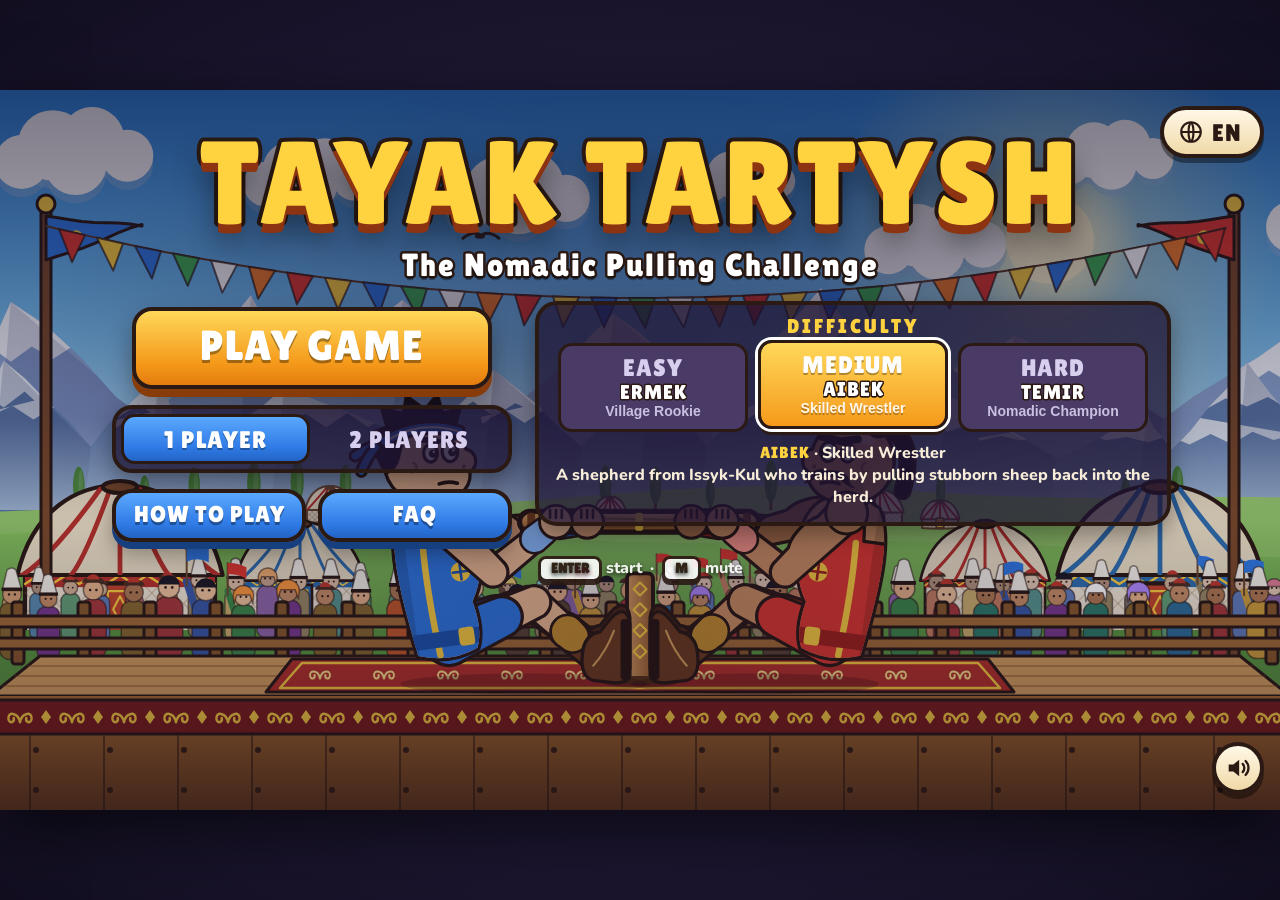
<file: index.html>
<!DOCTYPE html>
<html lang="en">
<head>
  <meta charset="UTF-8">
  <meta name="viewport" content="width=device-width, initial-scale=1, maximum-scale=1, user-scalable=no, viewport-fit=cover">
  <meta name="mobile-web-app-capable" content="yes">
  <meta name="apple-mobile-web-app-capable" content="yes">
  <title>Tayak Tartysh — The Nomadic Pulling Challenge</title>
  <link rel="preconnect" href="https://fonts.googleapis.com">
  <link rel="preconnect" href="https://fonts.gstatic.com" crossorigin>
  <link href="https://fonts.googleapis.com/css2?family=Lilita+One&family=Nunito:wght@700;800;900&family=Rubik:wght@800&family=Noto+Sans+SC:wght@900&display=swap" rel="stylesheet">
  <link rel="stylesheet" href="style.css">
</head>
<body class="input-keyboard mode-1p">
  <div id="stage">
    <canvas id="game" width="1280" height="720"></canvas>

    <!-- ===== In-round HUD ===== -->
    <div id="hud">
      <div class="hud-top">
        <div class="nameplate player">
          <div class="np-name" id="leftName">YOU</div>
          <div class="np-sub" data-i18n="blueCorner">BLUE CORNER</div>
          <div class="pips" id="playerPips"><i></i><i></i></div>
        </div>

        <div class="hud-center">
          <div class="round-row">
            <span id="roundLabel">ROUND 1</span>
            <span class="score" id="scoreLabel">0 : 0</span>
            <span class="round-timer" id="roundTimer" aria-label="Time left">15</span>
          </div>
          <div class="tug" id="tug">
            <div class="tug-zone left" data-i18n="win">WIN</div>
            <div class="tug-zone right" data-i18n="win">WIN</div>
            <div class="tug-fill" id="tugFill"></div>
            <div class="tug-center"></div>
            <div class="tug-marker" id="tugMarker"><span></span></div>
          </div>
        </div>

        <div class="nameplate ai">
          <div class="np-name" id="rightName">AIBEK</div>
          <div class="np-sub" id="rightSub">SKILLED WRESTLER</div>
          <div class="pips" id="aiPips"><i></i><i></i></div>
        </div>
      </div>

      <div id="alert"></div>

      <!-- 2-player countdown: where each player taps or which key they press -->
      <div id="touchZones" class="touch-zones" aria-hidden="true">
        <div class="tz tz-left"><span id="tzLeft">PLAYER 1: TAP HERE</span></div>
        <div class="tz-divider"></div>
        <div class="tz tz-right"><span id="tzRight">PLAYER 2: TAP HERE</span></div>
      </div>

      <div class="hud-bottom" id="hudBottom">
        <div class="meter meter-left" id="meterL">
          <div class="meter-hint"><kbd class="key">SPACE</kbd><span class="hint-text">TO PULL</span></div>
          <div class="bar-row">
            <span class="bar-label" data-i18n="pullPower">PULL POWER</span>
            <div class="power-bar"><div class="power-fill"></div><div class="ai-tick" data-i18n-title="opponentForce" title="Opponent force"></div></div>
            <span class="tap-rate"><b>0.0</b> <span data-i18n="tapsPerSec">taps/s</span></span>
          </div>
          <div class="bar-row">
            <span class="bar-label" data-i18n="stamina">STAMINA</span>
            <div class="stamina-bar"><div class="stamina-fill"></div></div>
            <span class="tired-tag" data-i18n="tiredTag">TIRED!</span>
          </div>
        </div>
        <div class="meter meter-right" id="meterR">
          <div class="meter-hint"><kbd class="key">L</kbd><span class="hint-text">TO PULL</span></div>
          <div class="bar-row">
            <span class="bar-label" data-i18n="pullPower">PULL POWER</span>
            <div class="power-bar"><div class="power-fill"></div></div>
            <span class="tap-rate"><b>0.0</b> <span data-i18n="tapsPerSec">taps/s</span></span>
          </div>
          <div class="bar-row">
            <span class="bar-label" data-i18n="stamina">STAMINA</span>
            <div class="stamina-bar"><div class="stamina-fill"></div></div>
            <span class="tired-tag" data-i18n="tiredTag">TIRED!</span>
          </div>
        </div>
      </div>
    </div>

    <div id="countdown"></div>

    <!-- ===== Main menu ===== -->
    <section id="menu" class="screen show">
      <div class="panel menu-panel">
        <h1 class="title" data-i18n="title">TAYAK TARTYSH</h1>
        <p class="subtitle" data-i18n="subtitle">The Nomadic Pulling Challenge</p>
        <div class="menu-cols">
          <div class="menu-col menu-main">
            <button class="btn btn-play" id="playBtn" data-i18n="play">PLAY GAME</button>
            <div class="mode-toggle" role="group">
              <button class="mode-btn selected" data-mode="1p" data-i18n="mode1p" aria-pressed="true">1 PLAYER</button>
              <button class="mode-btn" data-mode="2p" data-i18n="mode2p" aria-pressed="false">2 PLAYERS</button>
            </div>
            <div class="menu-links">
              <button class="btn btn-secondary" id="howBtn" data-i18n="howBtn">HOW TO PLAY</button>
              <button class="btn btn-secondary btn-faq" id="faqBtn" data-i18n="faqBtn">FAQ</button>
            </div>
          </div>
          <div class="menu-col menu-side">
            <div class="diff" id="diffPanel">
              <div class="diff-label" data-i18n="difficulty">DIFFICULTY</div>
              <div class="diff-row">
                <button class="diff-btn" data-diff="easy"><b data-i18n="easy">EASY</b><span class="opp-name" data-i18n="easyName">ERMEK</span><small data-i18n="easyTitle">Village Rookie</small></button>
                <button class="diff-btn selected" data-diff="medium"><b data-i18n="medium">MEDIUM</b><span class="opp-name" data-i18n="mediumName">AIBEK</span><small data-i18n="mediumTitle">Skilled Wrestler</small></button>
                <button class="diff-btn" data-diff="hard"><b data-i18n="hard">HARD</b><span class="opp-name" data-i18n="hardName">TEMIR</span><small data-i18n="hardTitle">Nomadic Champion</small></button>
              </div>
              <p class="opp-story" id="oppStory"></p>
            </div>
            <div class="twop" id="twoPPanel">
              <div class="twop-title" data-i18n="twoPTitle">TWO WRESTLERS, ONE DEVICE</div>
              <div class="twop-row">
                <div class="twop-badge blue" data-i18n="p1">PLAYER 1</div>
                <div class="twop-vs">VS</div>
                <div class="twop-badge red" data-i18n="p2">PLAYER 2</div>
              </div>
              <p class="twop-text kbd-only" data-i18n-html="twoPKeys"></p>
              <p class="twop-text touch-only" data-i18n="twoPTouch"></p>
              <p class="twop-text twop-rule" id="twoPRule"></p>
            </div>
          </div>
        </div>
        <p class="menu-foot kbd-only" data-i18n-html="menuFoot"><kbd>ENTER</kbd> start &nbsp;·&nbsp; <kbd>M</kbd> mute</p>
      </div>
    </section>

    <!-- ===== How to play ===== -->
    <section id="howto" class="screen">
      <div class="panel card howto-panel">
        <h2 class="card-title" data-i18n="howTitle">HOW TO PLAY</h2>
        <div class="tabs" role="tablist">
          <button class="tab" role="tab" data-tab="pc" aria-selected="true" data-i18n="tabPc">LAPTOP / PC</button>
          <button class="tab" role="tab" data-tab="phone" aria-selected="false" data-i18n="tabPhone">PHONE</button>
        </div>
        <div class="card-scroll scroll-y">
          <div class="tab-panel" data-panel="pc">
            <div class="mode-card">
              <div class="mode-head" data-i18n="mode1p">1 PLAYER</div>
              <div class="mode-art"><kbd class="big" data-i18n="spaceKey">SPACE</kbd></div>
              <p data-i18n-html="howPc1"></p>
            </div>
            <div class="mode-card">
              <div class="mode-head" data-i18n="mode2p">2 PLAYERS</div>
              <div class="mode-art"><kbd class="big key-blue">A</kbd><kbd class="big key-red">L</kbd></div>
              <p data-i18n-html="howPc2"></p>
            </div>
          </div>
          <div class="tab-panel" data-panel="phone" hidden>
            <div class="mode-card">
              <div class="mode-head" data-i18n="mode1p">1 PLAYER</div>
              <div class="mode-art">
                <svg class="phone-art" viewBox="0 0 120 64" aria-hidden="true"><rect x="3" y="3" width="114" height="58" rx="10" fill="#2b1a14"/><rect x="11" y="9" width="98" height="46" rx="4" fill="#9fd3ff"/><circle cx="60" cy="32" r="9" fill="#2f7ae5" stroke="#fff" stroke-width="3"/><circle cx="60" cy="32" r="16" fill="none" stroke="#2f7ae5" stroke-width="2" opacity="0.5"/></svg>
              </div>
              <p data-i18n-html="howPhone1"></p>
            </div>
            <div class="mode-card">
              <div class="mode-head" data-i18n="mode2p">2 PLAYERS</div>
              <div class="mode-art">
                <svg class="phone-art" viewBox="0 0 120 64" aria-hidden="true"><rect x="3" y="3" width="114" height="58" rx="10" fill="#2b1a14"/><rect x="11" y="9" width="49" height="46" rx="4" fill="#bfe0ff"/><rect x="60" y="9" width="49" height="46" rx="4" fill="#ffd0c9"/><line x1="60" y1="9" x2="60" y2="55" stroke="#fff" stroke-width="2" stroke-dasharray="4 3"/><circle cx="35" cy="32" r="8" fill="#2f7ae5" stroke="#fff" stroke-width="3"/><circle cx="85" cy="32" r="8" fill="#e0392f" stroke="#fff" stroke-width="3"/></svg>
              </div>
              <p data-i18n-html="howPhone2"></p>
            </div>
          </div>
          <div class="tips">
            <div class="tip tip-blue">
              <div class="tip-head" data-i18n="tip1Head">TAP, DON'T HOLD</div>
              <p data-i18n-html="tip1"></p>
            </div>
            <div class="tip tip-gold">
              <div class="tip-head" data-i18n="tipStHead">WATCH YOUR STAMINA</div>
              <p data-i18n-html="tipSt"></p>
            </div>
            <div class="tip tip-green">
              <div class="tip-head" data-i18n="tip3Head">PUNISH FATIGUE</div>
              <p data-i18n-html="tip3"></p>
            </div>
            <div class="tip tip-red">
              <div class="tip-head" data-i18n="tip2Head">SURVIVE ATTACKS</div>
              <p data-i18n-html="tip2"></p>
            </div>
          </div>
          <p class="howto-foot" data-i18n-html="howFoot"></p>
        </div>
        <button class="btn btn-secondary" id="backBtn" data-i18n="back">BACK</button>
      </div>
    </section>

    <!-- ===== FAQ ===== -->
    <section id="faq" class="screen">
      <div class="panel card faq-panel">
        <h2 class="card-title faq-title" id="faqTitle" data-i18n="faqTitle">FREQUENTLY ASKED QUESTIONS</h2>
        <div class="faq-list card-scroll scroll-y">
          <div class="faq-item faq-blue">
            <button class="faq-q" aria-expanded="false"><span data-i18n="q1">What is the game?</span><i class="faq-icon" aria-hidden="true"></i></button>
            <div class="faq-a"><div><p data-i18n="a1"></p></div></div>
          </div>
          <div class="faq-item faq-red">
            <button class="faq-q" aria-expanded="false"><span data-i18n="q2">How do I switch languages?</span><i class="faq-icon" aria-hidden="true"></i></button>
            <div class="faq-a"><div><p data-i18n="a2"></p></div></div>
          </div>
          <div class="faq-item faq-green">
            <button class="faq-q" aria-expanded="false"><span data-i18n="q3">Who created the game?</span><i class="faq-icon" aria-hidden="true"></i></button>
            <div class="faq-a"><div><p data-i18n="a3"></p></div></div>
          </div>
        </div>
        <button class="btn btn-secondary" id="faqBackBtn" data-i18n="back">BACK</button>
      </div>
    </section>

    <!-- ===== Round result ===== -->
    <section id="roundEnd" class="screen result">
      <div class="panel result-panel">
        <div class="result-title" id="roundTitle">ROUND WON!</div>
        <div class="result-sub" id="roundSub">YOU 1 : 0 AIBEK</div>
      </div>
      <aside class="fact-card" id="factCard">
        <div class="fact-head" data-i18n="factTitle">DID YOU KNOW?</div>
        <p id="factText"></p>
      </aside>
      <div class="result-actions">
        <button class="btn btn-play" id="nextBtn" data-i18n="nextRound">NEXT ROUND</button>
        <div class="result-hint kbd-only" id="roundHint" data-i18n-html="pressEnter">press <kbd>ENTER</kbd></div>
      </div>
    </section>

    <!-- ===== Match result ===== -->
    <section id="matchEnd" class="screen result">
      <div class="panel result-panel">
        <svg id="trophy" class="trophy" viewBox="0 0 64 64" aria-hidden="true">
          <path d="M18 8h28v10c0 10-6 18-14 18S18 28 18 18z" fill="#ffd23f" stroke="#2b1a14" stroke-width="3" stroke-linejoin="round"/>
          <path d="M18 12H9c0 9 4 14 11 15M46 12h9c0 9-4 14-11 15" fill="none" stroke="#2b1a14" stroke-width="3" stroke-linecap="round"/>
          <path d="M28 36h8v8h-8z" fill="#f5a524" stroke="#2b1a14" stroke-width="3"/>
          <path d="M20 44h24v8H20z" fill="#b8322a" stroke="#2b1a14" stroke-width="3" stroke-linejoin="round"/>
          <path d="M26 15l3 6 6 1-4 4 1 6-6-3" fill="#fff6c8"/>
        </svg>
        <div class="result-title big" id="matchTitle">YOU ARE THE CHAMPION!</div>
        <div class="result-sub" id="matchSub">FINAL SCORE 2 : 1</div>
      </div>
      <div class="result-actions">
        <div class="btn-row">
          <button class="btn btn-play" id="rematchBtn" data-i18n="rematch">REMATCH</button>
          <button class="btn btn-secondary" id="menuBtn" data-i18n="mainMenu">MAIN MENU</button>
        </div>
        <div class="result-hint kbd-only" data-i18n-html="matchHint"><kbd>ENTER</kbd> rematch &nbsp;·&nbsp; <kbd>ESC</kbd> menu</div>
      </div>
    </section>

    <!-- ===== Language switcher (menu, how-to and FAQ screens) ===== -->
    <div id="lang" class="lang show">
      <button id="langBtn" class="lang-btn" aria-haspopup="true" aria-expanded="false" data-i18n-title="language" title="Language">
        <svg viewBox="0 0 24 24" aria-hidden="true"><circle cx="12" cy="12" r="9" fill="none" stroke="currentColor" stroke-width="2"/><path d="M3 12h18M12 3c3 3 3 15 0 18M12 3c-3 3-3 15 0 18" fill="none" stroke="currentColor" stroke-width="2"/></svg>
        <span id="langCode">EN</span>
      </button>
      <div id="langMenu" class="lang-menu" role="menu">
        <button role="menuitem" data-lang="en">English</button>
        <button role="menuitem" data-lang="de">Deutsch</button>
        <button role="menuitem" data-lang="ky">Кыргызча</button>
        <button role="menuitem" data-lang="ru">Русский</button>
        <button role="menuitem" data-lang="zh">中文</button>
      </div>
    </div>

    <button id="muteBtn" class="mute" aria-label="Toggle sound" title="Toggle sound (M)">
      <svg viewBox="0 0 24 24" class="ico-on"><path d="M4 9h4l5-4v14l-5-4H4z" fill="currentColor"/><path d="M16 8.5a5 5 0 0 1 0 7M18.5 6a8.5 8.5 0 0 1 0 12" fill="none" stroke="currentColor" stroke-width="2" stroke-linecap="round"/></svg>
      <svg viewBox="0 0 24 24" class="ico-off"><path d="M4 9h4l5-4v14l-5-4H4z" fill="currentColor"/><path d="M16 9l6 6M22 9l-6 6" fill="none" stroke="currentColor" stroke-width="2" stroke-linecap="round"/></svg>
    </button>
  </div>

  <!-- ===== Phone held upright ===== -->
  <div id="rotate" class="rotate" aria-live="polite">
    <div class="rotate-inner">
      <svg class="rotate-phone" viewBox="0 0 64 64" aria-hidden="true"><rect x="20" y="6" width="24" height="52" rx="5" fill="#fff6e0" stroke="#2b1a14" stroke-width="3"/><circle cx="32" cy="51" r="2.5" fill="#2b1a14"/></svg>
      <div class="rotate-title" data-i18n="rotateTitle">ROTATE YOUR PHONE</div>
      <p data-i18n="rotateText">Tayak Tartysh is played sideways. Turn your phone to landscape.</p>
    </div>
  </div>

  <script src="strings.js"></script>
  <script src="game.js"></script>
</body>
</html>
</file>
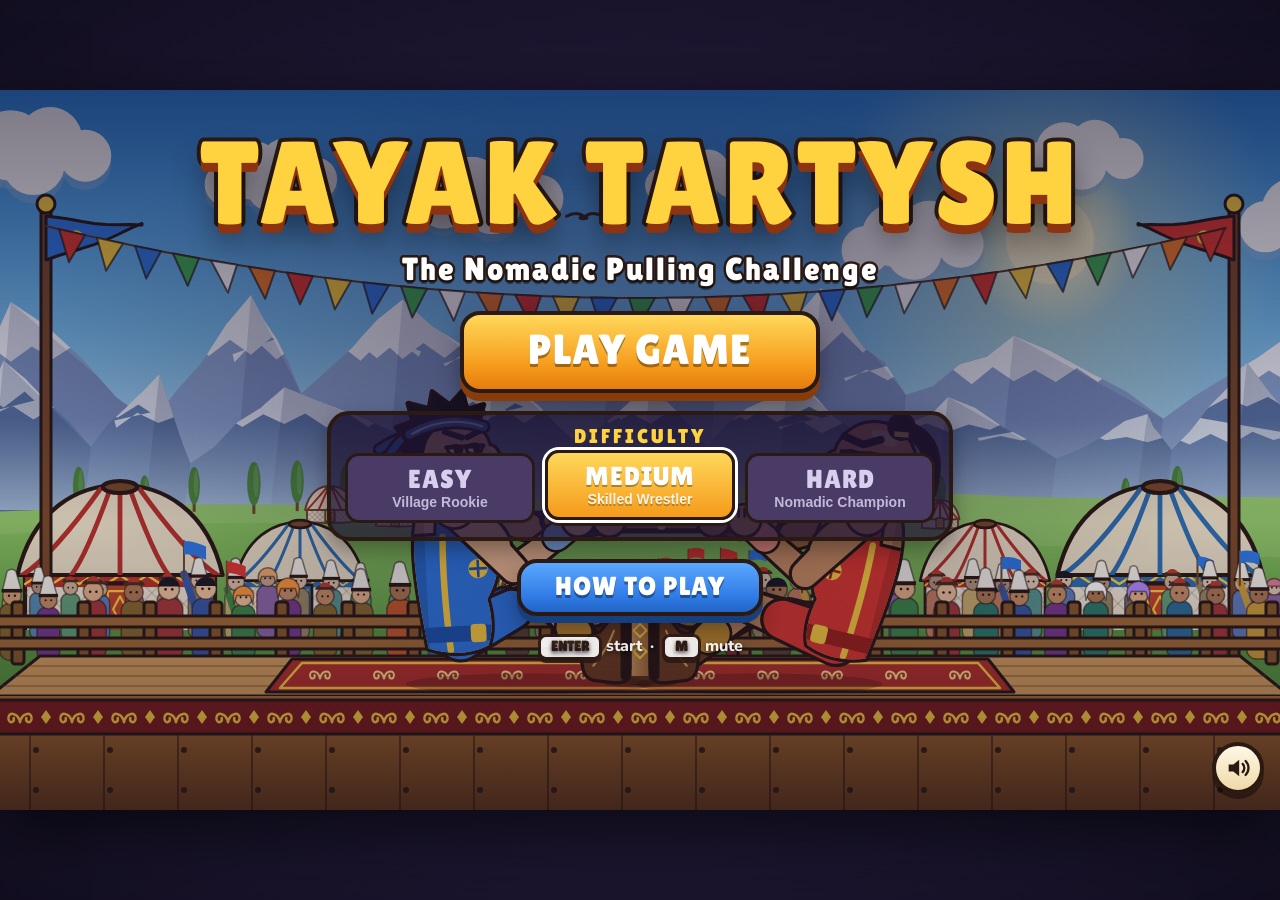
<file: v1/index.html>
<!DOCTYPE html>
<html lang="en">
<head>
  <meta charset="UTF-8">
  <meta name="viewport" content="width=device-width, initial-scale=1">
  <title>Tayak Tartysh — The Nomadic Pulling Challenge</title>
  <link rel="preconnect" href="https://fonts.googleapis.com">
  <link rel="preconnect" href="https://fonts.gstatic.com" crossorigin>
  <link href="https://fonts.googleapis.com/css2?family=Lilita+One&family=Nunito:wght@700;800;900&display=swap" rel="stylesheet">
  <link rel="stylesheet" href="style.css">
</head>
<body>
  <div id="stage">
    <canvas id="game" width="1280" height="720"></canvas>

    <!-- ===== In-round HUD ===== -->
    <div id="hud">
      <div class="hud-top">
        <div class="nameplate player">
          <div class="np-name">YOU</div>
          <div class="np-sub">BLUE CORNER</div>
          <div class="pips" id="playerPips"><i></i><i></i></div>
        </div>

        <div class="hud-center">
          <div class="round-row">
            <span id="roundLabel">ROUND 1</span>
            <span class="score" id="scoreLabel">0 : 0</span>
          </div>
          <div class="tug" id="tug">
            <div class="tug-zone left">WIN</div>
            <div class="tug-zone right">WIN</div>
            <div class="tug-fill" id="tugFill"></div>
            <div class="tug-center"></div>
            <div class="tug-marker" id="tugMarker"><span></span></div>
          </div>
        </div>

        <div class="nameplate ai">
          <div class="np-name">AI WRESTLER</div>
          <div class="np-sub" id="aiDiff">SKILLED WRESTLER</div>
          <div class="pips" id="aiPips"><i></i><i></i></div>
        </div>
      </div>

      <div id="alert"></div>

      <div class="hud-bottom" id="spaceHint">
        <div class="space-row"><kbd id="spaceKey">SPACE</kbd><span>TO PULL</span></div>
        <div class="power">
          <span class="power-label">PULL POWER</span>
          <div class="power-bar">
            <div class="power-fill" id="powerFill"></div>
            <div class="ai-tick" id="aiTick" title="Opponent force"></div>
          </div>
          <span class="tap-rate"><b id="tapRate">0.0</b> taps/s</span>
        </div>
      </div>
    </div>

    <div id="countdown"></div>

    <!-- ===== Main menu ===== -->
    <section id="menu" class="screen show">
      <div class="panel menu-panel">
        <h1 class="title">TAYAK TARTYSH</h1>
        <p class="subtitle">The Nomadic Pulling Challenge</p>
        <button class="btn btn-play" id="playBtn">PLAY GAME</button>
        <div class="diff">
          <div class="diff-label">DIFFICULTY</div>
          <div class="diff-row">
            <button class="diff-btn" data-diff="easy"><b>EASY</b><small>Village Rookie</small></button>
            <button class="diff-btn selected" data-diff="medium"><b>MEDIUM</b><small>Skilled Wrestler</small></button>
            <button class="diff-btn" data-diff="hard"><b>HARD</b><small>Nomadic Champion</small></button>
          </div>
        </div>
        <button class="btn btn-secondary" id="howBtn">HOW TO PLAY</button>
        <p class="menu-foot"><kbd>ENTER</kbd> start &nbsp;·&nbsp; <kbd>M</kbd> mute</p>
      </div>
    </section>

    <!-- ===== How to play ===== -->
    <section id="howto" class="screen">
      <div class="panel card howto-panel">
        <h2 class="card-title">HOW TO PLAY</h2>
        <p class="howto-lead">Press <kbd>SPACE</kbd> repeatedly to pull the wooden stick toward you. Your opponent will fight back. Pull harder and faster to win!</p>
        <div class="tips">
          <div class="tip tip-blue">
            <div class="tip-head">TAP, DON'T HOLD</div>
            <p>Every fresh press adds pulling power. Holding the key does nothing, and your power fades when you slow down.</p>
          </div>
          <div class="tip tip-red">
            <div class="tip-head">SURVIVE ATTACKS</div>
            <p>A red <b>!</b> warns of a big counter-pull. Tap even faster to hold your ground.</p>
          </div>
          <div class="tip tip-green">
            <div class="tip-head">PUNISH FATIGUE</div>
            <p>After attacking, your rival gets tired. That's your moment: go all out!</p>
          </div>
        </div>
        <p class="howto-foot">Drag the stick all the way to your side to win a round. <b>Best of three</b>: win 2 rounds to become champion.</p>
        <button class="btn btn-secondary" id="backBtn">BACK</button>
      </div>
    </section>

    <!-- ===== Round result ===== -->
    <section id="roundEnd" class="screen result">
      <div class="panel result-panel">
        <div class="result-title" id="roundTitle">ROUND WON!</div>
        <div class="result-sub" id="roundSub">YOU 1 : 0 AI</div>
      </div>
      <div class="result-actions">
        <button class="btn btn-play" id="nextBtn">NEXT ROUND</button>
        <div class="result-hint" id="roundHint">press <kbd>ENTER</kbd></div>
      </div>
    </section>

    <!-- ===== Match result ===== -->
    <section id="matchEnd" class="screen result">
      <div class="panel result-panel">
        <svg id="trophy" class="trophy" viewBox="0 0 64 64" aria-hidden="true">
          <path d="M18 8h28v10c0 10-6 18-14 18S18 28 18 18z" fill="#ffd23f" stroke="#2b1a14" stroke-width="3" stroke-linejoin="round"/>
          <path d="M18 12H9c0 9 4 14 11 15M46 12h9c0 9-4 14-11 15" fill="none" stroke="#2b1a14" stroke-width="3" stroke-linecap="round"/>
          <path d="M28 36h8v8h-8z" fill="#f5a524" stroke="#2b1a14" stroke-width="3"/>
          <path d="M20 44h24v8H20z" fill="#b8322a" stroke="#2b1a14" stroke-width="3" stroke-linejoin="round"/>
          <path d="M26 15l3 6 6 1-4 4 1 6-6-3" fill="#fff6c8"/>
        </svg>
        <div class="result-title big" id="matchTitle">YOU ARE THE CHAMPION!</div>
        <div class="result-sub" id="matchSub">FINAL SCORE 2 : 1</div>
      </div>
      <div class="result-actions">
        <div class="btn-row">
          <button class="btn btn-play" id="rematchBtn">REMATCH</button>
          <button class="btn btn-secondary" id="menuBtn">MAIN MENU</button>
        </div>
        <div class="result-hint"><kbd>ENTER</kbd> rematch &nbsp;·&nbsp; <kbd>ESC</kbd> menu</div>
      </div>
    </section>

    <button id="muteBtn" class="mute" aria-label="Toggle sound" title="Toggle sound (M)">
      <svg viewBox="0 0 24 24" class="ico-on"><path d="M4 9h4l5-4v14l-5-4H4z" fill="currentColor"/><path d="M16 8.5a5 5 0 0 1 0 7M18.5 6a8.5 8.5 0 0 1 0 12" fill="none" stroke="currentColor" stroke-width="2" stroke-linecap="round"/></svg>
      <svg viewBox="0 0 24 24" class="ico-off"><path d="M4 9h4l5-4v14l-5-4H4z" fill="currentColor"/><path d="M16 9l6 6M22 9l-6 6" fill="none" stroke="currentColor" stroke-width="2" stroke-linecap="round"/></svg>
    </button>
  </div>

  <script src="game.js"></script>
</body>
</html>
</file>
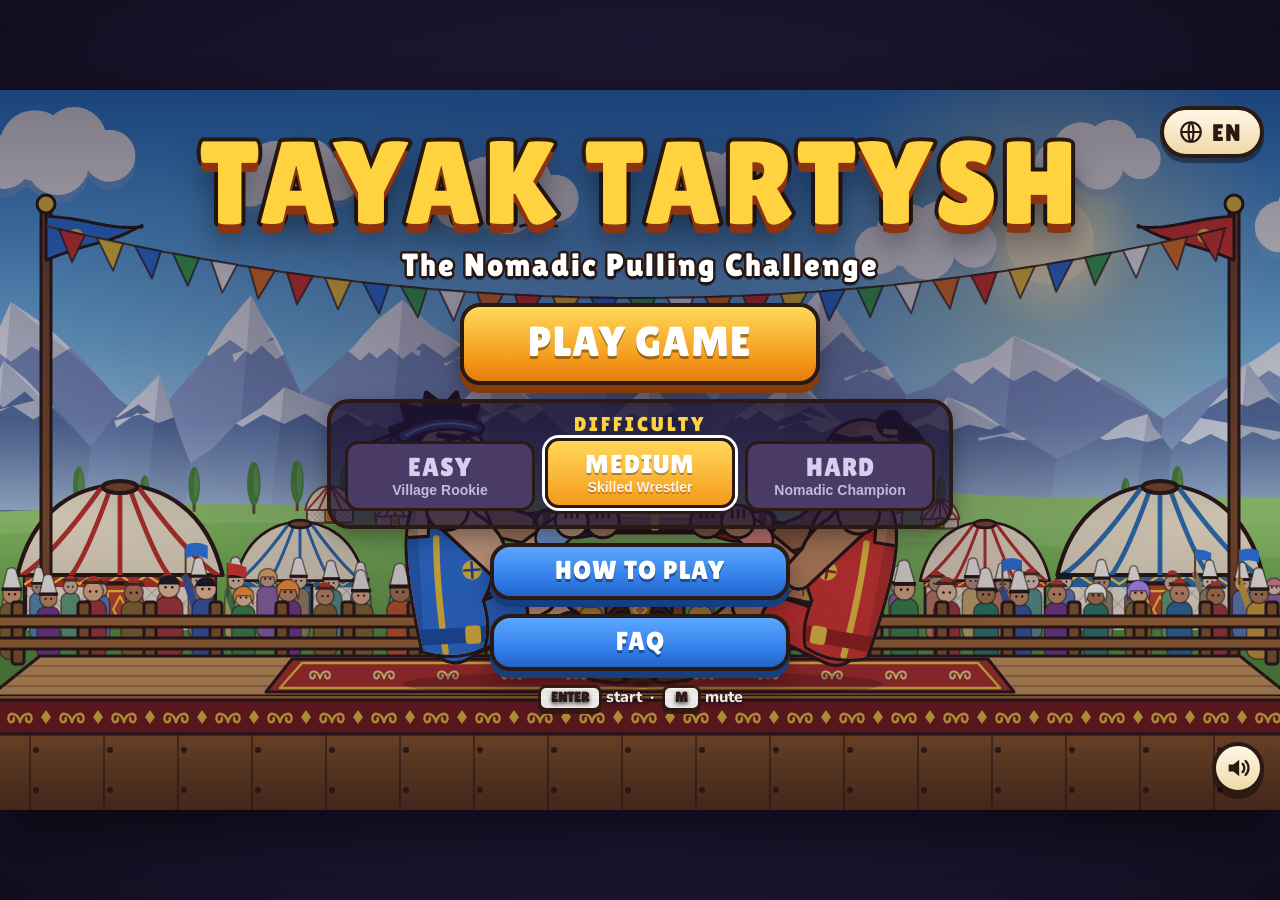
<file: v2/index.html>
<!DOCTYPE html>
<html lang="en">
<head>
  <meta charset="UTF-8">
  <meta name="viewport" content="width=device-width, initial-scale=1">
  <title>Tayak Tartysh — The Nomadic Pulling Challenge</title>
  <link rel="preconnect" href="https://fonts.googleapis.com">
  <link rel="preconnect" href="https://fonts.gstatic.com" crossorigin>
  <link href="https://fonts.googleapis.com/css2?family=Lilita+One&family=Nunito:wght@700;800;900&family=Rubik:wght@800&family=Noto+Sans+SC:wght@900&display=swap" rel="stylesheet">
  <link rel="stylesheet" href="style.css">
</head>
<body>
  <div id="stage">
    <canvas id="game" width="1280" height="720"></canvas>

    <!-- ===== In-round HUD ===== -->
    <div id="hud">
      <div class="hud-top">
        <div class="nameplate player">
          <div class="np-name" data-i18n="you">YOU</div>
          <div class="np-sub" data-i18n="blueCorner">BLUE CORNER</div>
          <div class="pips" id="playerPips"><i></i><i></i></div>
        </div>

        <div class="hud-center">
          <div class="round-row">
            <span id="roundLabel">ROUND 1</span>
            <span class="score" id="scoreLabel">0 : 0</span>
          </div>
          <div class="tug" id="tug">
            <div class="tug-zone left" data-i18n="win">WIN</div>
            <div class="tug-zone right" data-i18n="win">WIN</div>
            <div class="tug-fill" id="tugFill"></div>
            <div class="tug-center"></div>
            <div class="tug-marker" id="tugMarker"><span></span></div>
          </div>
        </div>

        <div class="nameplate ai">
          <div class="np-name" data-i18n="opponent">OPPONENT</div>
          <div class="np-sub" id="aiDiff">SKILLED WRESTLER</div>
          <div class="pips" id="aiPips"><i></i><i></i></div>
        </div>
      </div>

      <div id="alert"></div>

      <div class="hud-bottom" id="spaceHint">
        <div class="space-row"><kbd id="spaceKey" data-i18n="spaceKey">SPACE</kbd><span data-i18n="toPull">TO PULL</span></div>
        <div class="power">
          <span class="power-label" data-i18n="pullPower">PULL POWER</span>
          <div class="power-bar">
            <div class="power-fill" id="powerFill"></div>
            <div class="ai-tick" id="aiTick" data-i18n-title="opponentForce" title="Opponent force"></div>
          </div>
          <span class="tap-rate"><b id="tapRate">0.0</b> <span data-i18n="tapsPerSec">taps/s</span></span>
        </div>
      </div>
    </div>

    <div id="countdown"></div>

    <!-- ===== Main menu ===== -->
    <section id="menu" class="screen show">
      <div class="panel menu-panel">
        <h1 class="title" data-i18n="title">TAYAK TARTYSH</h1>
        <p class="subtitle" data-i18n="subtitle">The Nomadic Pulling Challenge</p>
        <button class="btn btn-play" id="playBtn" data-i18n="play">PLAY GAME</button>
        <div class="diff">
          <div class="diff-label" data-i18n="difficulty">DIFFICULTY</div>
          <div class="diff-row">
            <button class="diff-btn" data-diff="easy"><b data-i18n="easy">EASY</b><small data-i18n="easyTitle">Village Rookie</small></button>
            <button class="diff-btn selected" data-diff="medium"><b data-i18n="medium">MEDIUM</b><small data-i18n="mediumTitle">Skilled Wrestler</small></button>
            <button class="diff-btn" data-diff="hard"><b data-i18n="hard">HARD</b><small data-i18n="hardTitle">Nomadic Champion</small></button>
          </div>
        </div>
        <button class="btn btn-secondary" id="howBtn" data-i18n="howBtn">HOW TO PLAY</button>
        <button class="btn btn-secondary btn-faq" id="faqBtn" data-i18n="faqBtn">FAQ</button>
        <p class="menu-foot" data-i18n-html="menuFoot"><kbd>ENTER</kbd> start &nbsp;·&nbsp; <kbd>M</kbd> mute</p>
      </div>
    </section>

    <!-- ===== How to play ===== -->
    <section id="howto" class="screen">
      <div class="panel card howto-panel">
        <h2 class="card-title" data-i18n="howTitle">HOW TO PLAY</h2>
        <p class="howto-lead" data-i18n-html="howLead">Press <kbd>SPACE</kbd> repeatedly to pull the wooden stick toward you. Your opponent will fight back. Pull harder and faster to win!</p>
        <div class="tips">
          <div class="tip tip-blue">
            <div class="tip-head" data-i18n="tip1Head">TAP, DON'T HOLD</div>
            <p data-i18n-html="tip1">Every fresh press adds pulling power. Holding the key does nothing, and your power fades when you slow down.</p>
          </div>
          <div class="tip tip-red">
            <div class="tip-head" data-i18n="tip2Head">SURVIVE ATTACKS</div>
            <p data-i18n-html="tip2">A red <b>!</b> warns of a big counter-pull. Tap even faster to hold your ground.</p>
          </div>
          <div class="tip tip-green">
            <div class="tip-head" data-i18n="tip3Head">PUNISH FATIGUE</div>
            <p data-i18n-html="tip3">After attacking, your rival gets tired. That's your moment: go all out!</p>
          </div>
        </div>
        <p class="howto-foot" data-i18n-html="howFoot">Drag the stick all the way to your side to win a round. <b>Best of three</b>: win 2 rounds to become champion.</p>
        <button class="btn btn-secondary" id="backBtn" data-i18n="back">BACK</button>
      </div>
    </section>

    <!-- ===== FAQ ===== -->
    <section id="faq" class="screen">
      <div class="panel card faq-panel">
        <h2 class="card-title faq-title" id="faqTitle" data-i18n="faqTitle">FREQUENTLY ASKED QUESTIONS</h2>
        <div class="faq-list">
          <div class="faq-item faq-blue">
            <button class="faq-q" aria-expanded="false"><span data-i18n="q1">What is the game?</span><i class="faq-icon" aria-hidden="true"></i></button>
            <div class="faq-a"><div><p data-i18n="a1"></p></div></div>
          </div>
          <div class="faq-item faq-red">
            <button class="faq-q" aria-expanded="false"><span data-i18n="q2">How do I switch languages?</span><i class="faq-icon" aria-hidden="true"></i></button>
            <div class="faq-a"><div><p data-i18n="a2"></p></div></div>
          </div>
          <div class="faq-item faq-green">
            <button class="faq-q" aria-expanded="false"><span data-i18n="q3">Who created the game?</span><i class="faq-icon" aria-hidden="true"></i></button>
            <div class="faq-a"><div><p data-i18n="a3"></p></div></div>
          </div>
        </div>
        <button class="btn btn-secondary" id="faqBackBtn" data-i18n="back">BACK</button>
      </div>
    </section>

    <!-- ===== Round result ===== -->
    <section id="roundEnd" class="screen result">
      <div class="panel result-panel">
        <div class="result-title" id="roundTitle">ROUND WON!</div>
        <div class="result-sub" id="roundSub">YOU 1 : 0 OPPONENT</div>
      </div>
      <div class="result-actions">
        <button class="btn btn-play" id="nextBtn" data-i18n="nextRound">NEXT ROUND</button>
        <div class="result-hint" id="roundHint" data-i18n-html="pressEnter">press <kbd>ENTER</kbd></div>
      </div>
    </section>

    <!-- ===== Match result ===== -->
    <section id="matchEnd" class="screen result">
      <div class="panel result-panel">
        <svg id="trophy" class="trophy" viewBox="0 0 64 64" aria-hidden="true">
          <path d="M18 8h28v10c0 10-6 18-14 18S18 28 18 18z" fill="#ffd23f" stroke="#2b1a14" stroke-width="3" stroke-linejoin="round"/>
          <path d="M18 12H9c0 9 4 14 11 15M46 12h9c0 9-4 14-11 15" fill="none" stroke="#2b1a14" stroke-width="3" stroke-linecap="round"/>
          <path d="M28 36h8v8h-8z" fill="#f5a524" stroke="#2b1a14" stroke-width="3"/>
          <path d="M20 44h24v8H20z" fill="#b8322a" stroke="#2b1a14" stroke-width="3" stroke-linejoin="round"/>
          <path d="M26 15l3 6 6 1-4 4 1 6-6-3" fill="#fff6c8"/>
        </svg>
        <div class="result-title big" id="matchTitle">YOU ARE THE CHAMPION!</div>
        <div class="result-sub" id="matchSub">FINAL SCORE 2 : 1</div>
      </div>
      <div class="result-actions">
        <div class="btn-row">
          <button class="btn btn-play" id="rematchBtn" data-i18n="rematch">REMATCH</button>
          <button class="btn btn-secondary" id="menuBtn" data-i18n="mainMenu">MAIN MENU</button>
        </div>
        <div class="result-hint" data-i18n-html="matchHint"><kbd>ENTER</kbd> rematch &nbsp;·&nbsp; <kbd>ESC</kbd> menu</div>
      </div>
    </section>

    <!-- ===== Language switcher (menu, how-to and FAQ screens) ===== -->
    <div id="lang" class="lang show">
      <button id="langBtn" class="lang-btn" aria-haspopup="true" aria-expanded="false" data-i18n-title="language" title="Language">
        <svg viewBox="0 0 24 24" aria-hidden="true"><circle cx="12" cy="12" r="9" fill="none" stroke="currentColor" stroke-width="2"/><path d="M3 12h18M12 3c3 3 3 15 0 18M12 3c-3 3-3 15 0 18" fill="none" stroke="currentColor" stroke-width="2"/></svg>
        <span id="langCode">EN</span>
      </button>
      <div id="langMenu" class="lang-menu" role="menu">
        <button role="menuitem" data-lang="en">English</button>
        <button role="menuitem" data-lang="ky">Кыргызча</button>
        <button role="menuitem" data-lang="ru">Русский</button>
        <button role="menuitem" data-lang="zh">中文</button>
      </div>
    </div>

    <button id="muteBtn" class="mute" aria-label="Toggle sound" title="Toggle sound (M)">
      <svg viewBox="0 0 24 24" class="ico-on"><path d="M4 9h4l5-4v14l-5-4H4z" fill="currentColor"/><path d="M16 8.5a5 5 0 0 1 0 7M18.5 6a8.5 8.5 0 0 1 0 12" fill="none" stroke="currentColor" stroke-width="2" stroke-linecap="round"/></svg>
      <svg viewBox="0 0 24 24" class="ico-off"><path d="M4 9h4l5-4v14l-5-4H4z" fill="currentColor"/><path d="M16 9l6 6M22 9l-6 6" fill="none" stroke="currentColor" stroke-width="2" stroke-linecap="round"/></svg>
    </button>
  </div>

  <script src="game.js"></script>
</body>
</html>
</file>
<file: style.css>
/* ==========================================================================
   TAYAK TARTYSH — interface styles
   The stage is a fixed 1280x720 box scaled to fit the window by game.js,
   so every size below is in "stage pixels".
   ========================================================================== */

:root {
  --ink: #2b1a14;
  --blue: #2f7ae5;
  --blue-dark: #1b4fa8;
  --red: #e0392f;
  --red-dark: #9e211b;
  --gold: #ffd23f;
  --orange: #f59a1b;
  --cream: #fff6e0;
  /* Lilita One is Latin-only: Cyrillic falls through to Rubik, Chinese to Noto Sans SC */
  --display: 'Lilita One', 'Rubik', 'Noto Sans SC', 'PingFang SC', 'Microsoft YaHei', 'Arial Black', Impact, sans-serif;
  --body: 'Nunito', 'Noto Sans SC', 'PingFang SC', 'Microsoft YaHei', 'Arial Rounded MT Bold', 'Helvetica Neue', Arial, sans-serif;
}

* { box-sizing: border-box; margin: 0; padding: 0; }

html, body {
  width: 100%;
  height: 100%;
  overflow: hidden;
  background: #17122a radial-gradient(ellipse at center, #2a2148 0%, #120e20 100%);
  font-family: var(--body);
  color: #fff;
  user-select: none;
  -webkit-user-select: none;
  -webkit-touch-callout: none;
  -webkit-tap-highlight-color: transparent;
  touch-action: none;          /* no double-tap zoom, pinch zoom or page scroll */
  overscroll-behavior: none;
}
button { touch-action: manipulation; }
.scroll-y { overflow-y: auto; touch-action: pan-y; overscroll-behavior: contain; -webkit-overflow-scrolling: touch; }
[hidden] { display: none !important; }
.input-touch .kbd-only, .input-keyboard .touch-only { display: none !important; }

#stage {
  position: absolute;
  left: 50%;
  top: 50%;
  width: 1280px;
  height: 720px;
  transform: translate(-50%, -50%);
  transform-origin: center center;
  overflow: hidden;
  box-shadow: 0 20px 60px rgba(0, 0, 0, 0.6);
}

#game {
  position: absolute;
  inset: 0;
  width: 1280px;
  height: 720px;
  display: block;
}

kbd {
  display: inline-block;
  font-family: var(--display);
  font-size: 0.85em;
  padding: 1px 10px 3px;
  border-radius: 8px;
  background: #fff;
  color: var(--ink);
  border: 3px solid var(--ink);
  box-shadow: 0 3px 0 var(--ink);
  line-height: 1.2;
}

/* ---------- Generic screens ---------- */

.screen {
  position: absolute;
  inset: 0;
  display: flex;
  align-items: center;
  justify-content: center;
  opacity: 0;
  visibility: hidden;
  pointer-events: none;
  transition: opacity 0.35s ease, visibility 0s linear 0.35s;
}

.screen.show {
  opacity: 1;
  visibility: visible;
  pointer-events: auto;
  transition: opacity 0.35s ease, visibility 0s;
}

.screen .panel {
  transform: translateY(24px) scale(0.92);
  transition: transform 0.5s cubic-bezier(0.2, 1.5, 0.4, 1);
}

.screen.show .panel { transform: none; }

/* ---------- Buttons ---------- */

.btn {
  font-family: var(--display);
  font-size: 34px;
  letter-spacing: 1px;
  color: #fff;
  padding: 10px 44px 14px;
  border-radius: 20px;
  border: 4px solid var(--ink);
  cursor: pointer;
  text-shadow: 0 3px 0 rgba(0, 0, 0, 0.35);
  transition: transform 0.12s ease, box-shadow 0.12s ease, filter 0.12s;
  outline: none;
}

.btn:hover { transform: translateY(-3px) scale(1.04); filter: brightness(1.08); }
.btn:active { transform: translateY(5px); }
.btn:focus-visible { box-shadow: 0 0 0 5px rgba(255, 255, 255, 0.7); }

.btn-play {
  background: linear-gradient(#ffd85a, #f59a1b 70%, #e47c0e);
  box-shadow: 0 8px 0 #8a3d0a, 0 14px 24px rgba(0, 0, 0, 0.35);
}
.btn-play:active { box-shadow: 0 3px 0 #8a3d0a, 0 6px 12px rgba(0, 0, 0, 0.35); }

.btn-secondary {
  font-size: 26px;
  padding: 8px 34px 11px;
  background: linear-gradient(#5aa8ff, #2f7ae5 70%, #2264c4);
  box-shadow: 0 7px 0 #163f80, 0 12px 20px rgba(0, 0, 0, 0.3);
}
.btn-secondary:active { box-shadow: 0 2px 0 #163f80; }

/* ---------- Main menu ---------- */

#menu {
  background:
    radial-gradient(ellipse 70% 60% at 50% 40%, rgba(20, 10, 40, 0.35), rgba(20, 10, 40, 0.0) 70%),
    linear-gradient(rgba(16, 10, 34, 0.55), rgba(16, 10, 34, 0.15) 60%, rgba(16, 10, 34, 0.45));
  align-items: flex-start;
}

.menu-panel {
  margin-top: 34px;
  display: flex;
  flex-direction: column;
  align-items: center;
  gap: 14px;
}
.menu-cols { display: flex; align-items: flex-start; gap: 26px; margin-top: 4px; }
.menu-col { display: flex; flex-direction: column; align-items: center; gap: 16px; }
.menu-main { width: 400px; }
.menu-side { width: 630px; }
.menu-links { display: flex; gap: 12px; width: 100%; }
.menu-links .btn { flex: 1; min-width: 0; padding: 8px 10px 11px; font-size: 23px; white-space: nowrap; }

.mode-toggle {
  display: flex;
  width: 100%;
  padding: 5px;
  gap: 5px;
  border-radius: 20px;
  border: 4px solid var(--ink);
  background: rgba(30, 18, 50, 0.72);
  box-shadow: 0 8px 22px rgba(0, 0, 0, 0.35);
}
.mode-btn {
  flex: 1;
  min-height: 50px;
  border-radius: 14px;
  border: 3px solid transparent;
  background: transparent;
  color: #d8cfee;
  font-family: var(--display);
  font-size: 24px;
  letter-spacing: 1px;
  cursor: pointer;
  outline: none;
  transition: background 0.15s, color 0.15s;
}
.mode-btn:hover { background: rgba(255, 255, 255, 0.08); }
.mode-btn.selected { background: linear-gradient(#5aa8ff, #2f7ae5 70%, #2264c4); color: #fff; border-color: var(--ink); text-shadow: 0 2px 0 rgba(0, 0, 0, 0.3); }
.mode-2p #diffPanel, .mode-1p #twoPPanel { display: none; }

.title {
  font-family: var(--display);
  font-weight: 400;
  font-size: 118px;
  line-height: 1;
  letter-spacing: 3px;
  color: var(--gold);
  -webkit-text-stroke: 8px var(--ink);
  paint-order: stroke fill;
  text-shadow: 0 9px 0 #8c3412, 0 18px 30px rgba(0, 0, 0, 0.45);
  animation: titleBob 3.2s ease-in-out infinite;
}

@keyframes titleBob {
  0%, 100% { transform: rotate(-1.5deg) translateY(0); }
  50% { transform: rotate(1.5deg) translateY(-6px); }
}

.subtitle {
  margin-top: -10px;
  font-family: var(--display);
  font-size: 32px;
  letter-spacing: 2px;
  color: #fff;
  -webkit-text-stroke: 5px var(--ink);
  paint-order: stroke fill;
  text-shadow: 0 4px 0 rgba(0, 0, 0, 0.35);
}

.btn-play#playBtn { font-size: 42px; padding: 10px 64px 16px; margin-top: 6px; }

.diff {
  display: flex;
  flex-direction: column;
  align-items: center;
  gap: 6px;
  padding: 10px 14px 14px;
  border-radius: 22px;
  background: rgba(30, 18, 50, 0.72);
  border: 4px solid var(--ink);
  box-shadow: 0 8px 22px rgba(0, 0, 0, 0.35);
}

.diff-label {
  font-family: var(--display);
  font-size: 20px;
  letter-spacing: 3px;
  color: var(--gold);
}

.diff-row { display: flex; gap: 10px; }

.diff-btn {
  width: 190px;
  padding: 8px 6px 10px;
  border-radius: 14px;
  border: 3px solid var(--ink);
  background: #4a3b66;
  color: #d8cfee;
  cursor: pointer;
  display: flex;
  flex-direction: column;
  align-items: center;
  transition: transform 0.12s, background 0.15s, color 0.15s;
  outline: none;
}
.diff-btn b { font-family: var(--display); font-weight: 400; font-size: 24px; letter-spacing: 1px; }
.diff-btn .opp-name { font-family: var(--display); font-size: 20px; letter-spacing: 1px; color: #fff; -webkit-text-stroke: 3px var(--ink); paint-order: stroke fill; }
.diff-btn small { font-weight: 800; font-size: 14px; opacity: 0.9; }
.opp-story {
  width: 600px;
  min-height: 66px;
  margin-top: 4px;
  font-weight: 800;
  font-size: 16px;
  line-height: 1.38;
  color: #f6ecd8;
  text-align: center;
}
.opp-story b { font-family: var(--display); font-weight: 400; color: var(--gold); letter-spacing: 1px; }

.twop {
  width: 100%;
  display: flex;
  flex-direction: column;
  align-items: center;
  gap: 12px;
  padding: 14px 20px 16px;
  border-radius: 22px;
  background: rgba(30, 18, 50, 0.72);
  border: 4px solid var(--ink);
  box-shadow: 0 8px 22px rgba(0, 0, 0, 0.35);
}
.twop-title { font-family: var(--display); font-size: 22px; letter-spacing: 2px; color: var(--gold); }
.twop-row { display: flex; align-items: center; gap: 16px; }
.twop-badge {
  min-width: 200px;
  padding: 8px 18px 10px;
  border-radius: 16px;
  border: 4px solid var(--ink);
  font-family: var(--display);
  font-size: 28px;
  text-align: center;
  -webkit-text-stroke: 4px var(--ink);
  paint-order: stroke fill;
  box-shadow: 0 6px 0 rgba(0, 0, 0, 0.35);
}
.twop-badge.blue { background: linear-gradient(#5aa2ff, #2264c4); }
.twop-badge.red { background: linear-gradient(#ff6f62, #c0261e); }
.twop-vs { font-family: var(--display); font-size: 30px; color: var(--gold); -webkit-text-stroke: 5px var(--ink); paint-order: stroke fill; }
.twop-text { font-weight: 800; font-size: 19px; line-height: 1.4; text-align: center; color: #f6ecd8; }
.twop-text kbd { font-size: 0.95em; }
.diff-btn:hover { transform: translateY(-2px); background: #5b4a7c; }
.diff-btn.selected[data-diff="easy"] { background: linear-gradient(#7be07b, #2fa84f); color: #fff; }
.diff-btn.selected[data-diff="medium"] { background: linear-gradient(#ffd85a, #f59a1b); color: #fff; }
.diff-btn.selected[data-diff="hard"] { background: linear-gradient(#ff7a6a, #d0281f); color: #fff; }
.diff-btn.selected { box-shadow: 0 0 0 3px #fff, 0 6px 0 var(--ink); transform: translateY(-3px); text-shadow: 0 2px 0 rgba(0,0,0,0.3); }

.menu-foot {
  font-weight: 800;
  font-size: 16px;
  color: #fff;
  text-shadow: 0 2px 4px rgba(0, 0, 0, 0.8);
  opacity: 0.9;
}

/* ---------- How to play ---------- */

#howto { background: rgba(16, 10, 34, 0.6); }

.card {
  width: 860px;
  padding: 26px 40px 30px;
  border-radius: 28px;
  background: linear-gradient(#fff8e6, #f3e2bd);
  border: 5px solid var(--ink);
  box-shadow: 0 12px 0 #8c5a2a, 0 24px 50px rgba(0, 0, 0, 0.5);
  color: var(--ink);
  display: flex;
  flex-direction: column;
  align-items: center;
  gap: 16px;
  text-align: center;
}

.card-title {
  font-family: var(--display);
  font-weight: 400;
  font-size: 56px;
  color: var(--gold);
  -webkit-text-stroke: 6px var(--ink);
  paint-order: stroke fill;
  text-shadow: 0 5px 0 #8c3412;
}

.howto-lead { font-size: 25px; font-weight: 900; line-height: 1.35; }

.tips { display: flex; gap: 14px; }
.tip {
  flex: 1;
  padding: 12px 14px 14px;
  border-radius: 18px;
  border: 4px solid var(--ink);
  color: #fff;
  text-align: left;
  font-weight: 800;
  font-size: 16px;
  line-height: 1.35;
}
.tip-head { font-family: var(--display); font-size: 22px; letter-spacing: 1px; margin-bottom: 4px; }
.tip-blue { background: linear-gradient(#4f96f5, #2264c4); }
.tip-red { background: linear-gradient(#f2675c, #b8261f); }
.tip-green { background: linear-gradient(#4cc46a, #23853f); }

.howto-foot { font-size: 18px; font-weight: 800; }

/* ---------- FAQ ---------- */

#faq { background: rgba(16, 10, 34, 0.6); }
.faq-panel { width: 900px; padding: 20px 36px 24px; gap: 12px; }
.faq-title { white-space: nowrap; font-size: 50px; }
.faq-list { width: 100%; display: flex; flex-direction: column; gap: 12px; }
.faq-item {
  border-radius: 18px;
  border: 4px solid var(--ink);
  color: #fff;
  overflow: hidden;
  box-shadow: 0 5px 0 rgba(0, 0, 0, 0.25);
}
.faq-blue { background: linear-gradient(#4f96f5, #2264c4); }
.faq-red { background: linear-gradient(#f2675c, #b8261f); }
.faq-green { background: linear-gradient(#4cc46a, #23853f); }
.faq-q {
  width: 100%;
  display: flex;
  align-items: center;
  justify-content: space-between;
  gap: 16px;
  padding: 12px 18px 14px;
  border: 0;
  background: transparent;
  color: #fff;
  font-family: var(--display);
  font-size: 27px;
  letter-spacing: 1px;
  text-align: left;
  text-shadow: 0 3px 0 rgba(0, 0, 0, 0.3);
  cursor: pointer;
  outline: none;
}
.faq-q:hover { filter: brightness(1.1); }
.faq-icon {
  position: relative;
  flex: none;
  width: 34px;
  height: 34px;
  border-radius: 50%;
  border: 3px solid var(--ink);
  background: #fff6e0;
  transition: transform 0.25s ease;
}
.faq-icon::before, .faq-icon::after {
  content: '';
  position: absolute;
  left: 50%;
  top: 50%;
  width: 16px;
  height: 4px;
  margin: -2px 0 0 -8px;
  border-radius: 2px;
  background: var(--ink);
}
.faq-icon::after { transform: rotate(90deg); }
.faq-item.open .faq-icon { transform: rotate(45deg); }
.faq-a {
  display: grid;
  grid-template-rows: 0fr;
  transition: grid-template-rows 0.3s ease;
}
.faq-a > div { overflow: hidden; }
.faq-item.open .faq-a { grid-template-rows: 1fr; }
.faq-a p {
  margin: 0 14px 14px;
  padding: 12px 16px 14px;
  border-radius: 12px;
  background: rgba(255, 248, 230, 0.95);
  color: var(--ink);
  font-size: 18px;
  font-weight: 800;
  line-height: 1.42;
  text-align: left;
}

/* ---------- HUD ---------- */

#hud {
  position: absolute;
  inset: 0;
  pointer-events: none;
  opacity: 0;
  transition: opacity 0.3s;
}
#hud.show { opacity: 1; }

.hud-top {
  position: absolute;
  top: 14px;
  left: 22px;
  right: 22px;
  display: flex;
  align-items: flex-start;
  gap: 18px;
}

.nameplate {
  width: 230px;
  padding: 6px 14px 9px;
  border-radius: 16px;
  border: 4px solid var(--ink);
  box-shadow: 0 6px 0 rgba(0, 0, 0, 0.35);
  display: flex;
  flex-direction: column;
  gap: 2px;
}
.nameplate.player { background: linear-gradient(#5aa2ff, #2264c4); align-items: flex-start; }
.nameplate.ai { background: linear-gradient(#ff6f62, #c0261e); align-items: flex-end; text-align: right; }
.nameplate.ai[data-opp="easy"] { background: linear-gradient(#ffb08a, #e0683f); }
.nameplate.ai[data-opp="hard"] { background: linear-gradient(#6a2a30, #1c1218); box-shadow: 0 6px 0 rgba(0, 0, 0, 0.35), 0 0 16px rgba(224, 57, 47, 0.55); }
.np-name {
  font-family: var(--display);
  font-size: 30px;
  line-height: 1;
  letter-spacing: 1px;
  -webkit-text-stroke: 4px var(--ink);
  paint-order: stroke fill;
}
.np-sub { font-weight: 900; font-size: 12px; letter-spacing: 1.5px; opacity: 0.9; }

.pips { display: flex; gap: 7px; margin-top: 3px; }
.pips i {
  width: 24px;
  height: 24px;
  border-radius: 50%;
  border: 3px solid var(--ink);
  background: rgba(0, 0, 0, 0.25);
  transition: background 0.3s, transform 0.3s;
}
.pips i.on {
  background: radial-gradient(circle at 35% 35%, #fff6c8, var(--gold) 45%, #e3920f);
  transform: scale(1.15);
  box-shadow: 0 0 12px rgba(255, 210, 63, 0.9);
}

.hud-center { flex: 1; display: flex; flex-direction: column; align-items: center; gap: 6px; }

.round-row { display: flex; align-items: center; gap: 16px; }
#roundLabel, .score {
  font-family: var(--display);
  font-size: 28px;
  letter-spacing: 2px;
  -webkit-text-stroke: 5px var(--ink);
  paint-order: stroke fill;
  text-shadow: 0 3px 0 rgba(0, 0, 0, 0.35);
}
.score {
  color: var(--gold);
  padding: 0 14px 2px;
  border-radius: 12px;
  background: rgba(30, 18, 50, 0.6);
  border: 3px solid var(--ink);
  -webkit-text-stroke: 4px var(--ink);
}

.tug {
  position: relative;
  width: 100%;
  height: 46px;
  border-radius: 24px;
  border: 5px solid var(--ink);
  background: linear-gradient(90deg, #a9cbff 0%, #dbe9ff 49.6%, #ffe0db 50.4%, #ffb2a8 100%);
  box-shadow: 0 6px 0 rgba(0, 0, 0, 0.35), inset 0 4px 0 rgba(255, 255, 255, 0.5);
  overflow: hidden;
  transition: box-shadow 0.2s;
}
.tug.lead-player { box-shadow: 0 6px 0 rgba(0, 0, 0, 0.35), 0 0 18px rgba(47, 122, 229, 0.9); }
.tug.lead-ai { box-shadow: 0 6px 0 rgba(0, 0, 0, 0.35), 0 0 18px rgba(224, 57, 47, 0.9); }

.tug-zone {
  position: absolute;
  top: 0;
  bottom: 0;
  width: 70px;
  display: flex;
  align-items: center;
  justify-content: center;
  font-family: var(--display);
  font-size: 18px;
  letter-spacing: 1px;
  color: #fff;
  -webkit-text-stroke: 3px var(--ink);
  paint-order: stroke fill;
}
.tug-zone.left { left: 0; background: repeating-linear-gradient(135deg, #2264c4 0 10px, #2f7ae5 10px 20px); }
.tug-zone.right { right: 0; background: repeating-linear-gradient(45deg, #b8261f 0 10px, #e0392f 10px 20px); }

.tug-fill {
  position: absolute;
  top: 0;
  bottom: 0;
  left: 50%;
  width: 0;
  background: repeating-linear-gradient(90deg, rgba(255, 255, 255, 0.25) 0 8px, rgba(255, 255, 255, 0) 8px 16px);
}
.tug.lead-player .tug-fill { background-color: var(--blue); }
.tug.lead-ai .tug-fill { background-color: var(--red); }

.tug-center {
  position: absolute;
  left: 50%;
  top: 0;
  bottom: 0;
  width: 4px;
  margin-left: -2px;
  background: var(--ink);
  opacity: 0.6;
}

.tug-marker {
  position: absolute;
  top: -2px;
  bottom: -2px;
  left: 50%;
  width: 22px;
  margin-left: -11px;
}
.tug-marker span {
  position: absolute;
  inset: 0;
  border-radius: 8px;
  border: 4px solid var(--ink);
  background: linear-gradient(90deg, #f0bd72, #b87436);
}
.tug.lead-player .tug-marker span { box-shadow: 0 0 0 3px #fff, 0 0 14px 4px var(--blue); }
.tug.lead-ai .tug-marker span { box-shadow: 0 0 0 3px #fff, 0 0 14px 4px var(--red); }

#alert {
  position: absolute;
  top: 128px;
  left: 50%;
  transform: translateX(-50%) scale(0.6);
  padding: 6px 26px 9px;
  border-radius: 16px;
  border: 4px solid var(--ink);
  font-family: var(--display);
  font-size: 30px;
  letter-spacing: 2px;
  white-space: nowrap;
  opacity: 0;
  transition: opacity 0.15s, transform 0.25s cubic-bezier(0.2, 1.6, 0.4, 1);
  -webkit-text-stroke: 4px var(--ink);
  paint-order: stroke fill;
}
#alert.show { opacity: 1; transform: translateX(-50%) scale(1); }
#alert.danger { background: linear-gradient(#ff6f62, #c0261e); animation: alertPulse 0.35s ease-in-out infinite alternate; }
#alert.desperate { background: linear-gradient(#ffb02e, #e0392f); font-size: 36px; animation: alertShake 0.12s linear infinite; }
#alert.chance { background: linear-gradient(#4cc46a, #23853f); }

@keyframes alertPulse {
  from { filter: brightness(1); }
  to { filter: brightness(1.35); }
}
@keyframes alertShake {
  0% { margin-left: -3px; }
  50% { margin-left: 3px; }
  100% { margin-left: -3px; }
}

.hud-bottom { position: absolute; left: 0; right: 0; bottom: 12px; transition: opacity 0.3s; }
#hud.meters-off .hud-bottom { opacity: 0; }

.meter { position: absolute; bottom: 0; display: flex; flex-direction: column; align-items: center; gap: 6px; }
.mode-1p .meter-left { left: 50%; transform: translateX(-50%); }
.mode-1p .meter-right { display: none; }
.mode-2p .meter-left { left: 96px; align-items: flex-start; }   /* clear of the mute button */
.mode-2p .meter-right { right: 96px; align-items: flex-end; }
.mode-2p .ai-tick { display: none; }
.mode-2p .meter-right .power-fill, .mode-2p .meter-right .stamina-fill { left: auto; right: 0; }
.meter-right .power-fill { background: linear-gradient(270deg, #c0261e, #ff6f62 70%, #ffd0c9); }

.meter-hint {
  display: flex;
  align-items: center;
  gap: 12px;
  font-family: var(--display);
  font-size: 28px;
  letter-spacing: 2px;
  white-space: nowrap;
  -webkit-text-stroke: 5px var(--ink);
  paint-order: stroke fill;
  text-shadow: 0 3px 0 rgba(0, 0, 0, 0.35);
}
.meter .key {
  font-size: 24px;
  min-width: 54px;
  text-align: center;
  padding: 3px 12px 6px;
  -webkit-text-stroke: 0;
  box-shadow: 0 6px 0 var(--ink);
  animation: keyIdle 1.1s ease-in-out infinite;
}
.meter .key.wide { width: 200px; }
.meter-left .key:not(.wide) { background: #bfe0ff; }
.meter-right .key { background: #ffd0c9; }
.input-touch .meter .key { display: none; }
.meter .key.hit { animation: keyHit 0.16s ease-out; }
@keyframes keyIdle {
  0%, 100% { transform: translateY(0); }
  50% { transform: translateY(2px); }
}
@keyframes keyHit {
  0% { transform: translateY(5px); box-shadow: 0 1px 0 var(--ink); background: #bfe0ff; }
  100% { transform: translateY(0); box-shadow: 0 6px 0 var(--ink); background: #fff; }
}

.bar-row { display: flex; align-items: center; gap: 10px; font-weight: 900; font-size: 14px; letter-spacing: 1px; white-space: nowrap; text-shadow: 0 2px 3px rgba(0,0,0,0.8); }
.bar-label { width: 130px; text-align: right; }
.mode-2p .meter-right .bar-row { flex-direction: row-reverse; }
.mode-2p .meter-right .bar-label { text-align: left; }
.mode-2p .power-bar, .mode-2p .stamina-bar { width: 260px; }
.power-bar, .stamina-bar {
  position: relative;
  width: 380px;
  height: 20px;
  border-radius: 10px;
  border: 3px solid var(--ink);
  background: rgba(20, 12, 36, 0.7);
  overflow: hidden;
}
.power-fill {
  position: absolute;
  left: 0;
  top: 0;
  bottom: 0;
  width: 0;
  background: linear-gradient(90deg, #2f7ae5, #5ab8ff 70%, #c9ecff);
}
.ai-tick {
  position: absolute;
  top: -2px;
  bottom: -2px;
  width: 5px;
  margin-left: -2px;
  left: 0;
  background: var(--red);
  box-shadow: 0 0 0 1.5px #fff;
}
.stamina-fill {
  position: absolute;
  left: 0;
  top: 0;
  bottom: 0;
  width: 100%;
  background: linear-gradient(90deg, #23853f, #4cc46a 70%, #9be8a8);
  transition: background 0.3s;
}
.stamina-fill[data-level="mid"] { background: linear-gradient(90deg, #d98a0b, #ffd23f 70%, #fff0a0); }
.stamina-fill[data-level="low"] { background: linear-gradient(90deg, #9e211b, #e0392f 70%, #ff8a7a); }
.meter.tired .stamina-bar { box-shadow: 0 0 12px 2px rgba(255, 70, 50, 0.9); }
.tired-tag {
  width: 96px;
  font-family: var(--display);
  font-size: 20px;
  letter-spacing: 1px;
  color: #ff6a5c;
  -webkit-text-stroke: 4px var(--ink);
  paint-order: stroke fill;
  visibility: hidden;
}
.mode-2p .meter-right .tired-tag { text-align: right; }
.meter.tired .tired-tag { visibility: visible; animation: tiredFlash 0.5s steps(2, jump-none) infinite; }
@keyframes tiredFlash { from { opacity: 1; } to { opacity: 0.25; } }
.tap-rate { width: 96px; }
.mode-2p .meter-right .tap-rate { text-align: right; }
.tap-rate b { font-family: var(--display); font-weight: 400; font-size: 20px; color: var(--gold); }

/* ---------- Countdown ---------- */

#countdown {
  position: absolute;
  left: 50%;
  top: 46%;
  transform: translate(-50%, -50%);
  font-family: var(--display);
  font-size: 220px;
  line-height: 1;
  color: #fff;
  -webkit-text-stroke: 12px var(--ink);
  paint-order: stroke fill;
  text-shadow: 0 12px 0 rgba(0, 0, 0, 0.35);
  pointer-events: none;
  opacity: 0;
  white-space: nowrap;
}
#countdown::before {
  content: '';
  position: absolute;
  left: 50%;
  top: 50%;
  width: 520px;
  height: 520px;
  margin: -260px 0 0 -260px;
  border-radius: 50%;
  background: repeating-conic-gradient(rgba(255, 220, 90, 0.55) 0 10deg, rgba(255, 220, 90, 0) 10deg 22deg);
  -webkit-mask: radial-gradient(circle, #000 20%, transparent 68%);
  mask: radial-gradient(circle, #000 20%, transparent 68%);
  z-index: -1;
  animation: spin 3s linear infinite;
}
#countdown.show { animation: cdPop 0.8s cubic-bezier(0.2, 1.4, 0.4, 1) forwards; }
#countdown.num { color: var(--gold); }
#countdown.round { font-size: 110px; color: #fff; -webkit-text-stroke: 9px var(--ink); }
#countdown.go { color: #ff5a3c; font-size: 200px; animation: goPop 1s cubic-bezier(0.2, 1.4, 0.4, 1) forwards; }
#countdown.round::before { display: none; }

@keyframes spin { to { transform: rotate(360deg); } }
@keyframes cdPop {
  0% { opacity: 0; transform: translate(-50%, -50%) scale(2.6) rotate(-10deg); }
  25% { opacity: 1; transform: translate(-50%, -50%) scale(0.92) rotate(2deg); }
  40% { transform: translate(-50%, -50%) scale(1.05) rotate(0deg); }
  80% { opacity: 1; transform: translate(-50%, -50%) scale(1); }
  100% { opacity: 0; transform: translate(-50%, -50%) scale(0.7); }
}
@keyframes goPop {
  0% { opacity: 0; transform: translate(-50%, -50%) scale(0.3); }
  20% { opacity: 1; transform: translate(-50%, -50%) scale(1.25) rotate(-4deg); }
  35% { transform: translate(-50%, -50%) scale(1) rotate(2deg); }
  70% { opacity: 1; transform: translate(-50%, -50%) scale(1.05); }
  100% { opacity: 0; transform: translate(-50%, -50%) scale(1.8); }
}

/* ---------- Round / match results ---------- */

.result {
  align-items: flex-start;
  background:
    linear-gradient(rgba(16, 10, 34, 0.55), rgba(16, 10, 34, 0) 40%),
    linear-gradient(rgba(16, 10, 34, 0) 75%, rgba(16, 10, 34, 0.5));
}
.result-panel {
  margin-top: 40px;
  display: flex;
  flex-direction: column;
  align-items: center;
  gap: 12px;
}
.result-title {
  font-family: var(--display);
  font-size: 96px;
  line-height: 1;
  letter-spacing: 2px;
  color: var(--gold);
  -webkit-text-stroke: 9px var(--ink);
  paint-order: stroke fill;
  text-shadow: 0 9px 0 #8c3412, 0 16px 30px rgba(0, 0, 0, 0.45);
  white-space: nowrap;
}
.result-title.big { font-size: 78px; }
.result-title.lost { color: #ff6a5c; text-shadow: 0 9px 0 #6a1410, 0 16px 30px rgba(0, 0, 0, 0.45); }
.result-title.won { color: #7cc2ff; text-shadow: 0 9px 0 #123d7a, 0 16px 30px rgba(0, 0, 0, 0.45); }
.result-title.champ { color: var(--gold); animation: champGlow 1.2s ease-in-out infinite alternate; }
@keyframes champGlow {
  from { transform: scale(1) rotate(-1deg); }
  to { transform: scale(1.05) rotate(1deg); }
}
.result-sub {
  font-family: var(--display);
  font-size: 30px;
  letter-spacing: 2px;
  -webkit-text-stroke: 5px var(--ink);
  paint-order: stroke fill;
  text-shadow: 0 3px 0 rgba(0, 0, 0, 0.35);
}
.result-actions {
  position: absolute;
  left: 0;
  right: 0;
  bottom: 22px;
  display: flex;
  flex-direction: column;
  align-items: center;
  gap: 10px;
  transform: translateY(30px);
  transition: transform 0.5s cubic-bezier(0.2, 1.5, 0.4, 1);
}
.screen.show .result-actions { transform: none; }
.result-hint { font-weight: 800; font-size: 15px; text-shadow: 0 2px 4px rgba(0, 0, 0, 0.8); }
.btn-row { display: flex; gap: 20px; align-items: center; }

.trophy {
  width: 84px;
  height: 84px;
  margin-bottom: -6px;
  filter: drop-shadow(0 6px 0 rgba(0, 0, 0, 0.35));
  animation: trophyBounce 0.9s ease-in-out infinite alternate;
}
@keyframes trophyBounce {
  from { transform: translateY(0) rotate(-6deg); }
  to { transform: translateY(-10px) rotate(6deg); }
}

/* ---------- Mute ---------- */

.mute {
  position: absolute;
  right: 16px;
  bottom: 16px;
  width: 52px;
  height: 52px;
  border-radius: 50%;
  border: 4px solid var(--ink);
  background: linear-gradient(#fff8e6, #f0d9a8);
  color: var(--ink);
  cursor: pointer;
  box-shadow: 0 5px 0 rgba(0, 0, 0, 0.4);
  display: flex;
  align-items: center;
  justify-content: center;
  outline: none;
  transition: transform 0.12s;
  z-index: 5;
}
.mute:hover { transform: scale(1.08); }
.mute svg { width: 28px; height: 28px; }
.mute .ico-off { display: none; }
.mute.muted .ico-on { display: none; }
.mute.muted .ico-off { display: block; }

/* ---------- Language switcher ---------- */

.lang {
  position: absolute;
  top: 16px;
  right: 16px;
  z-index: 6;
  opacity: 0;
  visibility: hidden;
  transition: opacity 0.25s ease, visibility 0s linear 0.25s;
}
.lang.show { opacity: 1; visibility: visible; transition: opacity 0.25s ease; }
.lang-btn {
  display: flex;
  align-items: center;
  gap: 8px;
  height: 52px;
  padding: 0 18px 0 14px;
  border-radius: 26px;
  border: 4px solid var(--ink);
  background: linear-gradient(#fff8e6, #f0d9a8);
  color: var(--ink);
  font-family: var(--display);
  font-size: 24px;
  letter-spacing: 1px;
  cursor: pointer;
  box-shadow: 0 5px 0 rgba(0, 0, 0, 0.4);
  outline: none;
  transition: transform 0.12s;
}
.lang-btn:hover, .lang.open .lang-btn { transform: scale(1.06); }
.lang-btn svg { width: 26px; height: 26px; }
.lang-menu {
  position: absolute;
  top: 64px;
  right: 0;
  min-width: 190px;
  padding: 6px;
  border-radius: 16px;
  border: 4px solid var(--ink);
  background: #fff6e0;
  box-shadow: 0 8px 0 rgba(0, 0, 0, 0.35);
  display: none;
  flex-direction: column;
  gap: 4px;
}
.lang.open .lang-menu { display: flex; }
.lang-menu button {
  font-family: var(--body);
  font-weight: 900;
  font-size: 22px;
  text-align: left;
  padding: 8px 14px;
  border: 0;
  border-radius: 10px;
  background: transparent;
  color: var(--ink);
  cursor: pointer;
  outline: none;
}
.lang-menu button:hover { background: #f0d9a8; }
.lang-menu button.selected { background: var(--blue); color: #fff; }

/* ---------- How to play: tabs ---------- */

.howto-panel { width: 1040px; max-height: 700px; padding: 14px 34px 18px; gap: 10px; }
.howto-panel .card-title { font-size: 48px; }
.howto-panel .howto-foot { font-size: 15px; line-height: 1.3; }
.howto-panel .card-scroll { gap: 10px; }
.card-scroll { width: 100%; min-height: 0; display: flex; flex-direction: column; gap: 12px; padding: 2px 4px 6px; }
.tabs { display: flex; gap: 8px; padding: 6px; border-radius: 18px; background: rgba(43, 26, 20, 0.12); }
.tab {
  min-height: 44px;
  padding: 4px 28px 7px;
  border-radius: 14px;
  border: 3px solid transparent;
  background: transparent;
  color: var(--ink);
  font-family: var(--display);
  font-size: 24px;
  letter-spacing: 1px;
  cursor: pointer;
  outline: none;
}
.tab:hover { background: rgba(255, 255, 255, 0.6); }
.tab.selected { background: linear-gradient(#5aa8ff, #2f7ae5 70%, #2264c4); color: #fff; border-color: var(--ink); text-shadow: 0 2px 0 rgba(0, 0, 0, 0.3); }
.tab-panel { display: flex; gap: 14px; }
.mode-card {
  flex: 1;
  display: flex;
  flex-direction: column;
  align-items: center;
  gap: 6px;
  padding: 8px 18px 12px;
  border-radius: 18px;
  border: 4px solid var(--ink);
  background: #fffdf6;
  font-weight: 800;
  font-size: 16px;
  line-height: 1.32;
}
.mode-head { font-family: var(--display); font-size: 24px; letter-spacing: 1px; }
.mode-art { height: 50px; display: flex; align-items: center; gap: 14px; }
kbd.big { font-size: 24px; padding: 3px 18px 7px; box-shadow: 0 6px 0 var(--ink); }
kbd.key-blue { background: #bfe0ff; }
kbd.key-red { background: #ffd0c9; }
.phone-art { height: 48px; }
.howto-panel .tips .tip { font-size: 14px; line-height: 1.3; padding: 10px 12px 12px; }
.howto-panel .tip-head { font-size: 19px; line-height: 1.1; }
.tip-gold { background: linear-gradient(#ffc53d, #d98a0b); }

/* FAQ list scrolls inside the card when answers are long */
.faq-list.card-scroll { max-height: 530px; padding: 2px 2px 6px; }

/* ---------- 2-player countdown zones ---------- */

.touch-zones { position: absolute; inset: 0; opacity: 0; transition: opacity 0.3s; pointer-events: none; }
.touch-zones.show { opacity: 1; }
.tz-divider { position: absolute; left: 50%; top: 150px; bottom: 0; border-left: 4px dashed rgba(255, 255, 255, 0.5); }
.tz { position: absolute; top: 166px; width: 50%; display: flex; justify-content: center; }
.tz-left { left: 0; }
.tz-right { right: 0; }
.tz span {
  padding: 6px 20px 9px;
  border-radius: 16px;
  border: 4px solid var(--ink);
  font-family: var(--display);
  font-size: 28px;
  letter-spacing: 1px;
  white-space: nowrap;
  -webkit-text-stroke: 4px var(--ink);
  paint-order: stroke fill;
  box-shadow: 0 6px 0 rgba(0, 0, 0, 0.3);
  animation: alertPulse 0.6s ease-in-out infinite alternate;
}
.tz-left span { background: rgba(47, 122, 229, 0.9); }
.tz-right span { background: rgba(224, 57, 47, 0.9); }

/* ---------- Round end: "Did you know?" ---------- */

.fact-card {
  position: absolute;
  left: 22px;
  bottom: 22px;
  width: 360px;
  padding: 12px 16px 14px;
  border-radius: 18px;
  border: 4px solid var(--ink);
  background: linear-gradient(#fff8e6, #f3e2bd);
  color: var(--ink);
  box-shadow: 0 8px 0 #8c5a2a, 0 16px 30px rgba(0, 0, 0, 0.4);
  opacity: 0;
  transform: translateY(24px) rotate(-1.5deg);
  transition: opacity 0.4s 0.2s, transform 0.5s 0.2s cubic-bezier(0.2, 1.5, 0.4, 1);
}
.screen.show .fact-card { opacity: 1; transform: rotate(-1.5deg); }
.fact-head { font-family: var(--display); font-size: 22px; letter-spacing: 1px; color: #b8322a; margin-bottom: 4px; }
.fact-card p { font-weight: 800; font-size: 16px; line-height: 1.38; }

.result-title.champ-blue { color: #7cc2ff; text-shadow: 0 9px 0 #123d7a, 0 16px 30px rgba(0, 0, 0, 0.45); }
.result-title.champ-red { color: #ff8a7a; text-shadow: 0 9px 0 #6a1410, 0 16px 30px rgba(0, 0, 0, 0.45); }

/* ---------- Phone held upright ---------- */

.rotate {
  position: fixed;
  inset: 0;
  z-index: 50;
  display: none;
  align-items: center;
  justify-content: center;
  padding: 24px;
  background: #17122a radial-gradient(ellipse at center, #2a2148 0%, #120e20 100%);
  text-align: center;
}
@media (orientation: portrait) and (pointer: coarse) {
  .rotate { display: flex; }
}
.rotate-phone { width: 120px; height: 120px; animation: rotatePhone 2.4s ease-in-out infinite; }
@keyframes rotatePhone {
  0%, 25% { transform: rotate(0deg); }
  55%, 85% { transform: rotate(-90deg); }
  100% { transform: rotate(0deg); }
}
.rotate-title {
  margin: 14px 0 8px;
  font-family: var(--display);
  font-size: 34px;
  letter-spacing: 2px;
  color: var(--gold);
  -webkit-text-stroke: 5px var(--ink);
  paint-order: stroke fill;
}
.rotate p { max-width: 320px; margin: 0 auto; font-weight: 800; font-size: 18px; line-height: 1.4; }

/* ---------- Compact: phones (the stage is drawn at under 75% size) ----------
   Everything below is in stage pixels; at a typical phone scale of ~0.55,
   84 stage px ≈ 46 CSS px, the minimum comfortable touch target. */

.compact .btn { min-height: 84px; font-size: 38px; }
.compact .btn-secondary { font-size: 30px; }
.compact .btn-play#playBtn { min-height: 96px; font-size: 50px; }
.compact .title { font-size: 104px; }
.compact .subtitle { font-size: 34px; }
.compact .menu-cols { gap: 22px; }
.compact .menu-main { width: 430px; }
.compact .menu-side { width: 680px; }
.compact .menu-links .btn { font-size: 28px; }
.compact .mode-btn { min-height: 88px; font-size: 32px; }
.compact .diff-label { font-size: 26px; }
.compact .diff-btn { width: 210px; min-height: 124px; justify-content: center; }
.compact .diff-btn b { font-size: 30px; }
.compact .diff-btn .opp-name { font-size: 26px; }
.compact .diff-btn small { font-size: 19px; }
.compact .opp-story { width: 650px; font-size: 22px; min-height: 90px; }
.compact .twop-title { font-size: 28px; }
.compact .twop-badge { font-size: 34px; min-width: 230px; }
.compact .twop-text { font-size: 25px; }

.compact .mute { width: 84px; height: 84px; border-width: 5px; }
.compact .mute svg { width: 44px; height: 44px; }
.compact .lang-btn { height: 84px; padding: 0 26px 0 20px; border-radius: 42px; font-size: 34px; }
.compact .lang-btn svg { width: 40px; height: 40px; }
.compact .lang-menu { top: 96px; min-width: 300px; }
.compact .lang-menu button { min-height: 76px; font-size: 32px; }

.compact .nameplate { width: 280px; }
.compact .np-name { font-size: 40px; }
.compact .np-sub { font-size: 17px; }
.compact .pips i { width: 30px; height: 30px; }
.compact #roundLabel, .compact .score { font-size: 36px; }
.compact .tug { height: 56px; }
.compact .tug-zone { width: 84px; font-size: 22px; }
.compact #alert { top: 150px; font-size: 40px; }
.compact .meter-hint { font-size: 40px; }
.compact .meter .key { font-size: 34px; }
.compact .meter .key.wide { width: 260px; }
.compact .bar-row { font-size: 21px; gap: 12px; }
.compact .bar-label { width: 180px; }
.compact .power-bar, .compact .stamina-bar { width: 420px; height: 30px; }
.compact.mode-2p .power-bar, .compact.mode-2p .stamina-bar { width: 300px; }
.compact.mode-2p .tap-rate { display: none; }
.compact .tap-rate { width: 140px; }
.compact .tap-rate b { font-size: 28px; }
.compact .tired-tag { width: 140px; font-size: 28px; }
.compact.mode-2p .tired-tag { width: 150px; }
.compact.mode-2p .meter-left { left: 112px; }
.compact.mode-2p .meter-right { right: 112px; }
.compact .tz span { font-size: 40px; }
.compact #countdown.round { font-size: 120px; }

.compact .card { padding: 16px 30px 18px; }
.compact .card-title { font-size: 60px; }
.compact .howto-panel { width: 1180px; max-height: 704px; }
.compact .tab { min-height: 76px; font-size: 32px; padding: 8px 36px 11px; }
.compact .mode-card { font-size: 25px; }
.compact .mode-head { font-size: 30px; }
.compact kbd.big { font-size: 36px; }
.compact .phone-art { height: 76px; }
.compact .howto-panel .tips { flex-wrap: wrap; }
.compact .howto-panel .tips .tip { flex: 1 1 45%; font-size: 22px; }
.compact .howto-panel .tip-head { font-size: 27px; }
.compact .howto-panel .card-title { font-size: 56px; }
.compact .mode-art { height: 76px; }
.compact .howto-panel .howto-foot { font-size: 24px; }
.compact .faq-panel { width: 1180px; }
.compact .faq-q { min-height: 84px; font-size: 34px; }
.compact .faq-icon { width: 46px; height: 46px; }
.compact .faq-a p { font-size: 25px; }
.compact .faq-list.card-scroll { max-height: 480px; }

.compact .result-sub { font-size: 36px; }
.compact .fact-card { width: 470px; }
.compact .fact-head { font-size: 28px; }
.compact .fact-card p { font-size: 22px; }

/* labels that must stay on one line (long translations are shrunk by fitText) */
.mode-btn, .tab, .twop-badge, .diff-btn b, .diff-btn .opp-name, .bar-label, .tired-tag { white-space: nowrap; overflow: hidden; }
.diff-btn b, .diff-btn .opp-name { display: block; max-width: 100%; }
/* phones: keep NEXT ROUND clear of the fact card by centring it in the space to its right */
.compact #roundEnd .result-actions { left: 500px; right: 110px; }

/* 2-player round timer */
.round-timer {
  display: none;
  min-width: 64px;
  padding: 0 12px 2px;
  border-radius: 12px;
  border: 3px solid var(--ink);
  background: rgba(30, 18, 50, 0.6);
  font-family: var(--display);
  font-size: 28px;
  letter-spacing: 1px;
  text-align: center;
  color: #fff;
  -webkit-text-stroke: 4px var(--ink);
  paint-order: stroke fill;
}
.mode-2p .round-timer { display: inline-block; }
.round-timer.urgent { color: #ff6a5c; background: rgba(120, 20, 20, 0.75); animation: alertPulse 0.5s ease-in-out infinite alternate; }
.compact .round-timer { font-size: 36px; min-width: 80px; }
.twop-rule { color: var(--gold); }
</file>
<file: v1/style.css>
/* ==========================================================================
   TAYAK TARTYSH — interface styles
   The stage is a fixed 1280x720 box scaled to fit the window by game.js,
   so every size below is in "stage pixels".
   ========================================================================== */

:root {
  --ink: #2b1a14;
  --blue: #2f7ae5;
  --blue-dark: #1b4fa8;
  --red: #e0392f;
  --red-dark: #9e211b;
  --gold: #ffd23f;
  --orange: #f59a1b;
  --cream: #fff6e0;
  --display: 'Lilita One', 'Arial Black', 'Arial Rounded MT Bold', Impact, sans-serif;
  --body: 'Nunito', 'Arial Rounded MT Bold', 'Helvetica Neue', Arial, sans-serif;
}

* { box-sizing: border-box; margin: 0; padding: 0; }

html, body {
  width: 100%;
  height: 100%;
  overflow: hidden;
  background: #17122a radial-gradient(ellipse at center, #2a2148 0%, #120e20 100%);
  font-family: var(--body);
  color: #fff;
  user-select: none;
  -webkit-user-select: none;
}

#stage {
  position: absolute;
  left: 50%;
  top: 50%;
  width: 1280px;
  height: 720px;
  transform: translate(-50%, -50%);
  transform-origin: center center;
  overflow: hidden;
  box-shadow: 0 20px 60px rgba(0, 0, 0, 0.6);
}

#game {
  position: absolute;
  inset: 0;
  width: 1280px;
  height: 720px;
  display: block;
}

kbd {
  display: inline-block;
  font-family: var(--display);
  font-size: 0.85em;
  padding: 1px 10px 3px;
  border-radius: 8px;
  background: #fff;
  color: var(--ink);
  border: 3px solid var(--ink);
  box-shadow: 0 3px 0 var(--ink);
  line-height: 1.2;
}

/* ---------- Generic screens ---------- */

.screen {
  position: absolute;
  inset: 0;
  display: flex;
  align-items: center;
  justify-content: center;
  opacity: 0;
  visibility: hidden;
  pointer-events: none;
  transition: opacity 0.35s ease, visibility 0s linear 0.35s;
}

.screen.show {
  opacity: 1;
  visibility: visible;
  pointer-events: auto;
  transition: opacity 0.35s ease, visibility 0s;
}

.screen .panel {
  transform: translateY(24px) scale(0.92);
  transition: transform 0.5s cubic-bezier(0.2, 1.5, 0.4, 1);
}

.screen.show .panel { transform: none; }

/* ---------- Buttons ---------- */

.btn {
  font-family: var(--display);
  font-size: 34px;
  letter-spacing: 1px;
  color: #fff;
  padding: 10px 44px 14px;
  border-radius: 20px;
  border: 4px solid var(--ink);
  cursor: pointer;
  text-shadow: 0 3px 0 rgba(0, 0, 0, 0.35);
  transition: transform 0.12s ease, box-shadow 0.12s ease, filter 0.12s;
  outline: none;
}

.btn:hover { transform: translateY(-3px) scale(1.04); filter: brightness(1.08); }
.btn:active { transform: translateY(5px); }
.btn:focus-visible { box-shadow: 0 0 0 5px rgba(255, 255, 255, 0.7); }

.btn-play {
  background: linear-gradient(#ffd85a, #f59a1b 70%, #e47c0e);
  box-shadow: 0 8px 0 #8a3d0a, 0 14px 24px rgba(0, 0, 0, 0.35);
}
.btn-play:active { box-shadow: 0 3px 0 #8a3d0a, 0 6px 12px rgba(0, 0, 0, 0.35); }

.btn-secondary {
  font-size: 26px;
  padding: 8px 34px 11px;
  background: linear-gradient(#5aa8ff, #2f7ae5 70%, #2264c4);
  box-shadow: 0 7px 0 #163f80, 0 12px 20px rgba(0, 0, 0, 0.3);
}
.btn-secondary:active { box-shadow: 0 2px 0 #163f80; }

/* ---------- Main menu ---------- */

#menu {
  background:
    radial-gradient(ellipse 70% 60% at 50% 40%, rgba(20, 10, 40, 0.35), rgba(20, 10, 40, 0.0) 70%),
    linear-gradient(rgba(16, 10, 34, 0.55), rgba(16, 10, 34, 0.15) 60%, rgba(16, 10, 34, 0.45));
  align-items: flex-start;
}

.menu-panel {
  margin-top: 34px;
  display: flex;
  flex-direction: column;
  align-items: center;
  gap: 18px;
}

.title {
  font-family: var(--display);
  font-weight: 400;
  font-size: 118px;
  line-height: 1;
  letter-spacing: 3px;
  color: var(--gold);
  -webkit-text-stroke: 8px var(--ink);
  paint-order: stroke fill;
  text-shadow: 0 9px 0 #8c3412, 0 18px 30px rgba(0, 0, 0, 0.45);
  animation: titleBob 3.2s ease-in-out infinite;
}

@keyframes titleBob {
  0%, 100% { transform: rotate(-1.5deg) translateY(0); }
  50% { transform: rotate(1.5deg) translateY(-6px); }
}

.subtitle {
  margin-top: -10px;
  font-family: var(--display);
  font-size: 32px;
  letter-spacing: 2px;
  color: #fff;
  -webkit-text-stroke: 5px var(--ink);
  paint-order: stroke fill;
  text-shadow: 0 4px 0 rgba(0, 0, 0, 0.35);
}

.btn-play#playBtn { font-size: 42px; padding: 10px 64px 16px; margin-top: 6px; }

.diff {
  display: flex;
  flex-direction: column;
  align-items: center;
  gap: 6px;
  padding: 10px 14px 14px;
  border-radius: 22px;
  background: rgba(30, 18, 50, 0.72);
  border: 4px solid var(--ink);
  box-shadow: 0 8px 22px rgba(0, 0, 0, 0.35);
}

.diff-label {
  font-family: var(--display);
  font-size: 20px;
  letter-spacing: 3px;
  color: var(--gold);
}

.diff-row { display: flex; gap: 10px; }

.diff-btn {
  width: 190px;
  padding: 8px 6px 10px;
  border-radius: 14px;
  border: 3px solid var(--ink);
  background: #4a3b66;
  color: #d8cfee;
  cursor: pointer;
  display: flex;
  flex-direction: column;
  align-items: center;
  transition: transform 0.12s, background 0.15s, color 0.15s;
  outline: none;
}
.diff-btn b { font-family: var(--display); font-weight: 400; font-size: 26px; letter-spacing: 1px; }
.diff-btn small { font-weight: 800; font-size: 14px; opacity: 0.85; }
.diff-btn:hover { transform: translateY(-2px); background: #5b4a7c; }
.diff-btn.selected[data-diff="easy"] { background: linear-gradient(#7be07b, #2fa84f); color: #fff; }
.diff-btn.selected[data-diff="medium"] { background: linear-gradient(#ffd85a, #f59a1b); color: #fff; }
.diff-btn.selected[data-diff="hard"] { background: linear-gradient(#ff7a6a, #d0281f); color: #fff; }
.diff-btn.selected { box-shadow: 0 0 0 3px #fff, 0 6px 0 var(--ink); transform: translateY(-3px); text-shadow: 0 2px 0 rgba(0,0,0,0.3); }

.menu-foot {
  font-weight: 800;
  font-size: 16px;
  color: #fff;
  text-shadow: 0 2px 4px rgba(0, 0, 0, 0.8);
  opacity: 0.9;
}

/* ---------- How to play ---------- */

#howto { background: rgba(16, 10, 34, 0.6); }

.card {
  width: 860px;
  padding: 26px 40px 30px;
  border-radius: 28px;
  background: linear-gradient(#fff8e6, #f3e2bd);
  border: 5px solid var(--ink);
  box-shadow: 0 12px 0 #8c5a2a, 0 24px 50px rgba(0, 0, 0, 0.5);
  color: var(--ink);
  display: flex;
  flex-direction: column;
  align-items: center;
  gap: 16px;
  text-align: center;
}

.card-title {
  font-family: var(--display);
  font-weight: 400;
  font-size: 56px;
  color: var(--gold);
  -webkit-text-stroke: 6px var(--ink);
  paint-order: stroke fill;
  text-shadow: 0 5px 0 #8c3412;
}

.howto-lead { font-size: 25px; font-weight: 900; line-height: 1.35; }

.tips { display: flex; gap: 14px; }
.tip {
  flex: 1;
  padding: 12px 14px 14px;
  border-radius: 18px;
  border: 4px solid var(--ink);
  color: #fff;
  text-align: left;
  font-weight: 800;
  font-size: 16px;
  line-height: 1.35;
}
.tip-head { font-family: var(--display); font-size: 22px; letter-spacing: 1px; margin-bottom: 4px; }
.tip-blue { background: linear-gradient(#4f96f5, #2264c4); }
.tip-red { background: linear-gradient(#f2675c, #b8261f); }
.tip-green { background: linear-gradient(#4cc46a, #23853f); }

.howto-foot { font-size: 18px; font-weight: 800; }

/* ---------- HUD ---------- */

#hud {
  position: absolute;
  inset: 0;
  pointer-events: none;
  opacity: 0;
  transition: opacity 0.3s;
}
#hud.show { opacity: 1; }

.hud-top {
  position: absolute;
  top: 14px;
  left: 22px;
  right: 22px;
  display: flex;
  align-items: flex-start;
  gap: 18px;
}

.nameplate {
  width: 230px;
  padding: 6px 14px 9px;
  border-radius: 16px;
  border: 4px solid var(--ink);
  box-shadow: 0 6px 0 rgba(0, 0, 0, 0.35);
  display: flex;
  flex-direction: column;
  gap: 2px;
}
.nameplate.player { background: linear-gradient(#5aa2ff, #2264c4); align-items: flex-start; }
.nameplate.ai { background: linear-gradient(#ff6f62, #c0261e); align-items: flex-end; text-align: right; }
.np-name {
  font-family: var(--display);
  font-size: 30px;
  line-height: 1;
  letter-spacing: 1px;
  -webkit-text-stroke: 4px var(--ink);
  paint-order: stroke fill;
}
.np-sub { font-weight: 900; font-size: 12px; letter-spacing: 1.5px; opacity: 0.9; }

.pips { display: flex; gap: 7px; margin-top: 3px; }
.pips i {
  width: 24px;
  height: 24px;
  border-radius: 50%;
  border: 3px solid var(--ink);
  background: rgba(0, 0, 0, 0.25);
  transition: background 0.3s, transform 0.3s;
}
.pips i.on {
  background: radial-gradient(circle at 35% 35%, #fff6c8, var(--gold) 45%, #e3920f);
  transform: scale(1.15);
  box-shadow: 0 0 12px rgba(255, 210, 63, 0.9);
}

.hud-center { flex: 1; display: flex; flex-direction: column; align-items: center; gap: 6px; }

.round-row { display: flex; align-items: center; gap: 16px; }
#roundLabel, .score {
  font-family: var(--display);
  font-size: 28px;
  letter-spacing: 2px;
  -webkit-text-stroke: 5px var(--ink);
  paint-order: stroke fill;
  text-shadow: 0 3px 0 rgba(0, 0, 0, 0.35);
}
.score {
  color: var(--gold);
  padding: 0 14px 2px;
  border-radius: 12px;
  background: rgba(30, 18, 50, 0.6);
  border: 3px solid var(--ink);
  -webkit-text-stroke: 4px var(--ink);
}

.tug {
  position: relative;
  width: 100%;
  height: 46px;
  border-radius: 24px;
  border: 5px solid var(--ink);
  background: linear-gradient(90deg, #a9cbff 0%, #dbe9ff 49.6%, #ffe0db 50.4%, #ffb2a8 100%);
  box-shadow: 0 6px 0 rgba(0, 0, 0, 0.35), inset 0 4px 0 rgba(255, 255, 255, 0.5);
  overflow: hidden;
  transition: box-shadow 0.2s;
}
.tug.lead-player { box-shadow: 0 6px 0 rgba(0, 0, 0, 0.35), 0 0 18px rgba(47, 122, 229, 0.9); }
.tug.lead-ai { box-shadow: 0 6px 0 rgba(0, 0, 0, 0.35), 0 0 18px rgba(224, 57, 47, 0.9); }

.tug-zone {
  position: absolute;
  top: 0;
  bottom: 0;
  width: 70px;
  display: flex;
  align-items: center;
  justify-content: center;
  font-family: var(--display);
  font-size: 18px;
  letter-spacing: 1px;
  color: #fff;
  -webkit-text-stroke: 3px var(--ink);
  paint-order: stroke fill;
}
.tug-zone.left { left: 0; background: repeating-linear-gradient(135deg, #2264c4 0 10px, #2f7ae5 10px 20px); }
.tug-zone.right { right: 0; background: repeating-linear-gradient(45deg, #b8261f 0 10px, #e0392f 10px 20px); }

.tug-fill {
  position: absolute;
  top: 0;
  bottom: 0;
  left: 50%;
  width: 0;
  background: repeating-linear-gradient(90deg, rgba(255, 255, 255, 0.25) 0 8px, rgba(255, 255, 255, 0) 8px 16px);
}
.tug.lead-player .tug-fill { background-color: var(--blue); }
.tug.lead-ai .tug-fill { background-color: var(--red); }

.tug-center {
  position: absolute;
  left: 50%;
  top: 0;
  bottom: 0;
  width: 4px;
  margin-left: -2px;
  background: var(--ink);
  opacity: 0.6;
}

.tug-marker {
  position: absolute;
  top: -2px;
  bottom: -2px;
  left: 50%;
  width: 22px;
  margin-left: -11px;
}
.tug-marker span {
  position: absolute;
  inset: 0;
  border-radius: 8px;
  border: 4px solid var(--ink);
  background: linear-gradient(90deg, #f0bd72, #b87436);
}
.tug.lead-player .tug-marker span { box-shadow: 0 0 0 3px #fff, 0 0 14px 4px var(--blue); }
.tug.lead-ai .tug-marker span { box-shadow: 0 0 0 3px #fff, 0 0 14px 4px var(--red); }

#alert {
  position: absolute;
  top: 128px;
  left: 50%;
  transform: translateX(-50%) scale(0.6);
  padding: 6px 26px 9px;
  border-radius: 16px;
  border: 4px solid var(--ink);
  font-family: var(--display);
  font-size: 30px;
  letter-spacing: 2px;
  white-space: nowrap;
  opacity: 0;
  transition: opacity 0.15s, transform 0.25s cubic-bezier(0.2, 1.6, 0.4, 1);
  -webkit-text-stroke: 4px var(--ink);
  paint-order: stroke fill;
}
#alert.show { opacity: 1; transform: translateX(-50%) scale(1); }
#alert.danger { background: linear-gradient(#ff6f62, #c0261e); animation: alertPulse 0.35s ease-in-out infinite alternate; }
#alert.desperate { background: linear-gradient(#ffb02e, #e0392f); font-size: 36px; animation: alertShake 0.12s linear infinite; }
#alert.chance { background: linear-gradient(#4cc46a, #23853f); }

@keyframes alertPulse {
  from { filter: brightness(1); }
  to { filter: brightness(1.35); }
}
@keyframes alertShake {
  0% { margin-left: -3px; }
  50% { margin-left: 3px; }
  100% { margin-left: -3px; }
}

.hud-bottom {
  position: absolute;
  bottom: 14px;
  left: 0;
  right: 0;
  display: flex;
  flex-direction: column;
  align-items: center;
  gap: 8px;
  transition: opacity 0.3s;
}
.hud-bottom.off { opacity: 0; }

.space-row {
  display: flex;
  align-items: center;
  gap: 14px;
  font-family: var(--display);
  font-size: 30px;
  letter-spacing: 2px;
  -webkit-text-stroke: 5px var(--ink);
  paint-order: stroke fill;
  text-shadow: 0 3px 0 rgba(0, 0, 0, 0.35);
}
#spaceKey {
  font-size: 24px;
  width: 200px;
  text-align: center;
  padding: 3px 0 6px;
  -webkit-text-stroke: 0;
  box-shadow: 0 6px 0 var(--ink);
  animation: keyIdle 1.1s ease-in-out infinite;
}
#spaceKey.hit { animation: keyHit 0.16s ease-out; }
@keyframes keyIdle {
  0%, 100% { transform: translateY(0); }
  50% { transform: translateY(2px); }
}
@keyframes keyHit {
  0% { transform: translateY(5px); box-shadow: 0 1px 0 var(--ink); background: #bfe0ff; }
  100% { transform: translateY(0); box-shadow: 0 6px 0 var(--ink); background: #fff; }
}

.power { display: flex; align-items: center; gap: 12px; font-weight: 900; font-size: 14px; letter-spacing: 1px; text-shadow: 0 2px 3px rgba(0,0,0,0.8); }
.power-bar {
  position: relative;
  width: 380px;
  height: 20px;
  border-radius: 10px;
  border: 3px solid var(--ink);
  background: rgba(20, 12, 36, 0.7);
  overflow: hidden;
}
.power-fill {
  position: absolute;
  left: 0;
  top: 0;
  bottom: 0;
  width: 0;
  background: linear-gradient(90deg, #2f7ae5, #5ab8ff 70%, #c9ecff);
}
.ai-tick {
  position: absolute;
  top: -2px;
  bottom: -2px;
  width: 5px;
  margin-left: -2px;
  left: 0;
  background: var(--red);
  box-shadow: 0 0 0 1.5px #fff;
}
.tap-rate { width: 96px; }
.tap-rate b { font-family: var(--display); font-weight: 400; font-size: 20px; color: var(--gold); }

/* ---------- Countdown ---------- */

#countdown {
  position: absolute;
  left: 50%;
  top: 46%;
  transform: translate(-50%, -50%);
  font-family: var(--display);
  font-size: 220px;
  line-height: 1;
  color: #fff;
  -webkit-text-stroke: 12px var(--ink);
  paint-order: stroke fill;
  text-shadow: 0 12px 0 rgba(0, 0, 0, 0.35);
  pointer-events: none;
  opacity: 0;
  white-space: nowrap;
}
#countdown::before {
  content: '';
  position: absolute;
  left: 50%;
  top: 50%;
  width: 520px;
  height: 520px;
  margin: -260px 0 0 -260px;
  border-radius: 50%;
  background: repeating-conic-gradient(rgba(255, 220, 90, 0.55) 0 10deg, rgba(255, 220, 90, 0) 10deg 22deg);
  -webkit-mask: radial-gradient(circle, #000 20%, transparent 68%);
  mask: radial-gradient(circle, #000 20%, transparent 68%);
  z-index: -1;
  animation: spin 3s linear infinite;
}
#countdown.show { animation: cdPop 0.8s cubic-bezier(0.2, 1.4, 0.4, 1) forwards; }
#countdown.num { color: var(--gold); }
#countdown.round { font-size: 110px; color: #fff; -webkit-text-stroke: 9px var(--ink); }
#countdown.go { color: #ff5a3c; font-size: 200px; animation: goPop 1s cubic-bezier(0.2, 1.4, 0.4, 1) forwards; }
#countdown.round::before { display: none; }

@keyframes spin { to { transform: rotate(360deg); } }
@keyframes cdPop {
  0% { opacity: 0; transform: translate(-50%, -50%) scale(2.6) rotate(-10deg); }
  25% { opacity: 1; transform: translate(-50%, -50%) scale(0.92) rotate(2deg); }
  40% { transform: translate(-50%, -50%) scale(1.05) rotate(0deg); }
  80% { opacity: 1; transform: translate(-50%, -50%) scale(1); }
  100% { opacity: 0; transform: translate(-50%, -50%) scale(0.7); }
}
@keyframes goPop {
  0% { opacity: 0; transform: translate(-50%, -50%) scale(0.3); }
  20% { opacity: 1; transform: translate(-50%, -50%) scale(1.25) rotate(-4deg); }
  35% { transform: translate(-50%, -50%) scale(1) rotate(2deg); }
  70% { opacity: 1; transform: translate(-50%, -50%) scale(1.05); }
  100% { opacity: 0; transform: translate(-50%, -50%) scale(1.8); }
}

/* ---------- Round / match results ---------- */

.result {
  align-items: flex-start;
  background:
    linear-gradient(rgba(16, 10, 34, 0.55), rgba(16, 10, 34, 0) 40%),
    linear-gradient(rgba(16, 10, 34, 0) 75%, rgba(16, 10, 34, 0.5));
}
.result-panel {
  margin-top: 40px;
  display: flex;
  flex-direction: column;
  align-items: center;
  gap: 12px;
}
.result-title {
  font-family: var(--display);
  font-size: 96px;
  line-height: 1;
  letter-spacing: 2px;
  color: var(--gold);
  -webkit-text-stroke: 9px var(--ink);
  paint-order: stroke fill;
  text-shadow: 0 9px 0 #8c3412, 0 16px 30px rgba(0, 0, 0, 0.45);
  white-space: nowrap;
}
.result-title.big { font-size: 78px; }
.result-title.lost { color: #ff6a5c; text-shadow: 0 9px 0 #6a1410, 0 16px 30px rgba(0, 0, 0, 0.45); }
.result-title.won { color: #7cc2ff; text-shadow: 0 9px 0 #123d7a, 0 16px 30px rgba(0, 0, 0, 0.45); }
.result-title.champ { color: var(--gold); animation: champGlow 1.2s ease-in-out infinite alternate; }
@keyframes champGlow {
  from { transform: scale(1) rotate(-1deg); }
  to { transform: scale(1.05) rotate(1deg); }
}
.result-sub {
  font-family: var(--display);
  font-size: 30px;
  letter-spacing: 2px;
  -webkit-text-stroke: 5px var(--ink);
  paint-order: stroke fill;
  text-shadow: 0 3px 0 rgba(0, 0, 0, 0.35);
}
.result-actions {
  position: absolute;
  left: 0;
  right: 0;
  bottom: 22px;
  display: flex;
  flex-direction: column;
  align-items: center;
  gap: 10px;
  transform: translateY(30px);
  transition: transform 0.5s cubic-bezier(0.2, 1.5, 0.4, 1);
}
.screen.show .result-actions { transform: none; }
.result-hint { font-weight: 800; font-size: 15px; text-shadow: 0 2px 4px rgba(0, 0, 0, 0.8); }
.btn-row { display: flex; gap: 20px; align-items: center; }

.trophy {
  width: 84px;
  height: 84px;
  margin-bottom: -6px;
  filter: drop-shadow(0 6px 0 rgba(0, 0, 0, 0.35));
  animation: trophyBounce 0.9s ease-in-out infinite alternate;
}
@keyframes trophyBounce {
  from { transform: translateY(0) rotate(-6deg); }
  to { transform: translateY(-10px) rotate(6deg); }
}

/* ---------- Mute ---------- */

.mute {
  position: absolute;
  right: 16px;
  bottom: 16px;
  width: 52px;
  height: 52px;
  border-radius: 50%;
  border: 4px solid var(--ink);
  background: linear-gradient(#fff8e6, #f0d9a8);
  color: var(--ink);
  cursor: pointer;
  box-shadow: 0 5px 0 rgba(0, 0, 0, 0.4);
  display: flex;
  align-items: center;
  justify-content: center;
  outline: none;
  transition: transform 0.12s;
  z-index: 5;
}
.mute:hover { transform: scale(1.08); }
.mute svg { width: 28px; height: 28px; }
.mute .ico-off { display: none; }
.mute.muted .ico-on { display: none; }
.mute.muted .ico-off { display: block; }
</file>
<file: v2/style.css>
/* ==========================================================================
   TAYAK TARTYSH — interface styles
   The stage is a fixed 1280x720 box scaled to fit the window by game.js,
   so every size below is in "stage pixels".
   ========================================================================== */

:root {
  --ink: #2b1a14;
  --blue: #2f7ae5;
  --blue-dark: #1b4fa8;
  --red: #e0392f;
  --red-dark: #9e211b;
  --gold: #ffd23f;
  --orange: #f59a1b;
  --cream: #fff6e0;
  /* Lilita One is Latin-only: Cyrillic falls through to Rubik, Chinese to Noto Sans SC */
  --display: 'Lilita One', 'Rubik', 'Noto Sans SC', 'PingFang SC', 'Microsoft YaHei', 'Arial Black', Impact, sans-serif;
  --body: 'Nunito', 'Noto Sans SC', 'PingFang SC', 'Microsoft YaHei', 'Arial Rounded MT Bold', 'Helvetica Neue', Arial, sans-serif;
}

* { box-sizing: border-box; margin: 0; padding: 0; }

html, body {
  width: 100%;
  height: 100%;
  overflow: hidden;
  background: #17122a radial-gradient(ellipse at center, #2a2148 0%, #120e20 100%);
  font-family: var(--body);
  color: #fff;
  user-select: none;
  -webkit-user-select: none;
}

#stage {
  position: absolute;
  left: 50%;
  top: 50%;
  width: 1280px;
  height: 720px;
  transform: translate(-50%, -50%);
  transform-origin: center center;
  overflow: hidden;
  box-shadow: 0 20px 60px rgba(0, 0, 0, 0.6);
}

#game {
  position: absolute;
  inset: 0;
  width: 1280px;
  height: 720px;
  display: block;
}

kbd {
  display: inline-block;
  font-family: var(--display);
  font-size: 0.85em;
  padding: 1px 10px 3px;
  border-radius: 8px;
  background: #fff;
  color: var(--ink);
  border: 3px solid var(--ink);
  box-shadow: 0 3px 0 var(--ink);
  line-height: 1.2;
}

/* ---------- Generic screens ---------- */

.screen {
  position: absolute;
  inset: 0;
  display: flex;
  align-items: center;
  justify-content: center;
  opacity: 0;
  visibility: hidden;
  pointer-events: none;
  transition: opacity 0.35s ease, visibility 0s linear 0.35s;
}

.screen.show {
  opacity: 1;
  visibility: visible;
  pointer-events: auto;
  transition: opacity 0.35s ease, visibility 0s;
}

.screen .panel {
  transform: translateY(24px) scale(0.92);
  transition: transform 0.5s cubic-bezier(0.2, 1.5, 0.4, 1);
}

.screen.show .panel { transform: none; }

/* ---------- Buttons ---------- */

.btn {
  font-family: var(--display);
  font-size: 34px;
  letter-spacing: 1px;
  color: #fff;
  padding: 10px 44px 14px;
  border-radius: 20px;
  border: 4px solid var(--ink);
  cursor: pointer;
  text-shadow: 0 3px 0 rgba(0, 0, 0, 0.35);
  transition: transform 0.12s ease, box-shadow 0.12s ease, filter 0.12s;
  outline: none;
}

.btn:hover { transform: translateY(-3px) scale(1.04); filter: brightness(1.08); }
.btn:active { transform: translateY(5px); }
.btn:focus-visible { box-shadow: 0 0 0 5px rgba(255, 255, 255, 0.7); }

.btn-play {
  background: linear-gradient(#ffd85a, #f59a1b 70%, #e47c0e);
  box-shadow: 0 8px 0 #8a3d0a, 0 14px 24px rgba(0, 0, 0, 0.35);
}
.btn-play:active { box-shadow: 0 3px 0 #8a3d0a, 0 6px 12px rgba(0, 0, 0, 0.35); }

.btn-secondary {
  font-size: 26px;
  padding: 8px 34px 11px;
  background: linear-gradient(#5aa8ff, #2f7ae5 70%, #2264c4);
  box-shadow: 0 7px 0 #163f80, 0 12px 20px rgba(0, 0, 0, 0.3);
}
.btn-secondary:active { box-shadow: 0 2px 0 #163f80; }

/* ---------- Main menu ---------- */

#menu {
  background:
    radial-gradient(ellipse 70% 60% at 50% 40%, rgba(20, 10, 40, 0.35), rgba(20, 10, 40, 0.0) 70%),
    linear-gradient(rgba(16, 10, 34, 0.55), rgba(16, 10, 34, 0.15) 60%, rgba(16, 10, 34, 0.45));
  align-items: flex-start;
}

.menu-panel {
  margin-top: 34px;
  display: flex;
  flex-direction: column;
  align-items: center;
  gap: 14px;
}
.menu-panel .btn-secondary { min-width: 300px; }

.title {
  font-family: var(--display);
  font-weight: 400;
  font-size: 118px;
  line-height: 1;
  letter-spacing: 3px;
  color: var(--gold);
  -webkit-text-stroke: 8px var(--ink);
  paint-order: stroke fill;
  text-shadow: 0 9px 0 #8c3412, 0 18px 30px rgba(0, 0, 0, 0.45);
  animation: titleBob 3.2s ease-in-out infinite;
}

@keyframes titleBob {
  0%, 100% { transform: rotate(-1.5deg) translateY(0); }
  50% { transform: rotate(1.5deg) translateY(-6px); }
}

.subtitle {
  margin-top: -10px;
  font-family: var(--display);
  font-size: 32px;
  letter-spacing: 2px;
  color: #fff;
  -webkit-text-stroke: 5px var(--ink);
  paint-order: stroke fill;
  text-shadow: 0 4px 0 rgba(0, 0, 0, 0.35);
}

.btn-play#playBtn { font-size: 42px; padding: 10px 64px 16px; margin-top: 6px; }

.diff {
  display: flex;
  flex-direction: column;
  align-items: center;
  gap: 6px;
  padding: 10px 14px 14px;
  border-radius: 22px;
  background: rgba(30, 18, 50, 0.72);
  border: 4px solid var(--ink);
  box-shadow: 0 8px 22px rgba(0, 0, 0, 0.35);
}

.diff-label {
  font-family: var(--display);
  font-size: 20px;
  letter-spacing: 3px;
  color: var(--gold);
}

.diff-row { display: flex; gap: 10px; }

.diff-btn {
  width: 190px;
  padding: 8px 6px 10px;
  border-radius: 14px;
  border: 3px solid var(--ink);
  background: #4a3b66;
  color: #d8cfee;
  cursor: pointer;
  display: flex;
  flex-direction: column;
  align-items: center;
  transition: transform 0.12s, background 0.15s, color 0.15s;
  outline: none;
}
.diff-btn b { font-family: var(--display); font-weight: 400; font-size: 26px; letter-spacing: 1px; }
.diff-btn small { font-weight: 800; font-size: 14px; opacity: 0.85; }
.diff-btn:hover { transform: translateY(-2px); background: #5b4a7c; }
.diff-btn.selected[data-diff="easy"] { background: linear-gradient(#7be07b, #2fa84f); color: #fff; }
.diff-btn.selected[data-diff="medium"] { background: linear-gradient(#ffd85a, #f59a1b); color: #fff; }
.diff-btn.selected[data-diff="hard"] { background: linear-gradient(#ff7a6a, #d0281f); color: #fff; }
.diff-btn.selected { box-shadow: 0 0 0 3px #fff, 0 6px 0 var(--ink); transform: translateY(-3px); text-shadow: 0 2px 0 rgba(0,0,0,0.3); }

.menu-foot {
  font-weight: 800;
  font-size: 16px;
  color: #fff;
  text-shadow: 0 2px 4px rgba(0, 0, 0, 0.8);
  opacity: 0.9;
}

/* ---------- How to play ---------- */

#howto { background: rgba(16, 10, 34, 0.6); }

.card {
  width: 860px;
  padding: 26px 40px 30px;
  border-radius: 28px;
  background: linear-gradient(#fff8e6, #f3e2bd);
  border: 5px solid var(--ink);
  box-shadow: 0 12px 0 #8c5a2a, 0 24px 50px rgba(0, 0, 0, 0.5);
  color: var(--ink);
  display: flex;
  flex-direction: column;
  align-items: center;
  gap: 16px;
  text-align: center;
}

.card-title {
  font-family: var(--display);
  font-weight: 400;
  font-size: 56px;
  color: var(--gold);
  -webkit-text-stroke: 6px var(--ink);
  paint-order: stroke fill;
  text-shadow: 0 5px 0 #8c3412;
}

.howto-lead { font-size: 25px; font-weight: 900; line-height: 1.35; }

.tips { display: flex; gap: 14px; }
.tip {
  flex: 1;
  padding: 12px 14px 14px;
  border-radius: 18px;
  border: 4px solid var(--ink);
  color: #fff;
  text-align: left;
  font-weight: 800;
  font-size: 16px;
  line-height: 1.35;
}
.tip-head { font-family: var(--display); font-size: 22px; letter-spacing: 1px; margin-bottom: 4px; }
.tip-blue { background: linear-gradient(#4f96f5, #2264c4); }
.tip-red { background: linear-gradient(#f2675c, #b8261f); }
.tip-green { background: linear-gradient(#4cc46a, #23853f); }

.howto-foot { font-size: 18px; font-weight: 800; }

/* ---------- FAQ ---------- */

#faq { background: rgba(16, 10, 34, 0.6); }
.faq-panel { width: 900px; padding: 20px 36px 24px; gap: 12px; }
.faq-title { white-space: nowrap; font-size: 50px; }
.faq-list { width: 100%; display: flex; flex-direction: column; gap: 12px; }
.faq-item {
  border-radius: 18px;
  border: 4px solid var(--ink);
  color: #fff;
  overflow: hidden;
  box-shadow: 0 5px 0 rgba(0, 0, 0, 0.25);
}
.faq-blue { background: linear-gradient(#4f96f5, #2264c4); }
.faq-red { background: linear-gradient(#f2675c, #b8261f); }
.faq-green { background: linear-gradient(#4cc46a, #23853f); }
.faq-q {
  width: 100%;
  display: flex;
  align-items: center;
  justify-content: space-between;
  gap: 16px;
  padding: 12px 18px 14px;
  border: 0;
  background: transparent;
  color: #fff;
  font-family: var(--display);
  font-size: 27px;
  letter-spacing: 1px;
  text-align: left;
  text-shadow: 0 3px 0 rgba(0, 0, 0, 0.3);
  cursor: pointer;
  outline: none;
}
.faq-q:hover { filter: brightness(1.1); }
.faq-icon {
  position: relative;
  flex: none;
  width: 34px;
  height: 34px;
  border-radius: 50%;
  border: 3px solid var(--ink);
  background: #fff6e0;
  transition: transform 0.25s ease;
}
.faq-icon::before, .faq-icon::after {
  content: '';
  position: absolute;
  left: 50%;
  top: 50%;
  width: 16px;
  height: 4px;
  margin: -2px 0 0 -8px;
  border-radius: 2px;
  background: var(--ink);
}
.faq-icon::after { transform: rotate(90deg); }
.faq-item.open .faq-icon { transform: rotate(45deg); }
.faq-a {
  display: grid;
  grid-template-rows: 0fr;
  transition: grid-template-rows 0.3s ease;
}
.faq-a > div { overflow: hidden; }
.faq-item.open .faq-a { grid-template-rows: 1fr; }
.faq-a p {
  margin: 0 14px 14px;
  padding: 12px 16px 14px;
  border-radius: 12px;
  background: rgba(255, 248, 230, 0.95);
  color: var(--ink);
  font-size: 18px;
  font-weight: 800;
  line-height: 1.42;
  text-align: left;
}

/* ---------- HUD ---------- */

#hud {
  position: absolute;
  inset: 0;
  pointer-events: none;
  opacity: 0;
  transition: opacity 0.3s;
}
#hud.show { opacity: 1; }

.hud-top {
  position: absolute;
  top: 14px;
  left: 22px;
  right: 22px;
  display: flex;
  align-items: flex-start;
  gap: 18px;
}

.nameplate {
  width: 230px;
  padding: 6px 14px 9px;
  border-radius: 16px;
  border: 4px solid var(--ink);
  box-shadow: 0 6px 0 rgba(0, 0, 0, 0.35);
  display: flex;
  flex-direction: column;
  gap: 2px;
}
.nameplate.player { background: linear-gradient(#5aa2ff, #2264c4); align-items: flex-start; }
.nameplate.ai { background: linear-gradient(#ff6f62, #c0261e); align-items: flex-end; text-align: right; }
.np-name {
  font-family: var(--display);
  font-size: 30px;
  line-height: 1;
  letter-spacing: 1px;
  -webkit-text-stroke: 4px var(--ink);
  paint-order: stroke fill;
}
.np-sub { font-weight: 900; font-size: 12px; letter-spacing: 1.5px; opacity: 0.9; }

.pips { display: flex; gap: 7px; margin-top: 3px; }
.pips i {
  width: 24px;
  height: 24px;
  border-radius: 50%;
  border: 3px solid var(--ink);
  background: rgba(0, 0, 0, 0.25);
  transition: background 0.3s, transform 0.3s;
}
.pips i.on {
  background: radial-gradient(circle at 35% 35%, #fff6c8, var(--gold) 45%, #e3920f);
  transform: scale(1.15);
  box-shadow: 0 0 12px rgba(255, 210, 63, 0.9);
}

.hud-center { flex: 1; display: flex; flex-direction: column; align-items: center; gap: 6px; }

.round-row { display: flex; align-items: center; gap: 16px; }
#roundLabel, .score {
  font-family: var(--display);
  font-size: 28px;
  letter-spacing: 2px;
  -webkit-text-stroke: 5px var(--ink);
  paint-order: stroke fill;
  text-shadow: 0 3px 0 rgba(0, 0, 0, 0.35);
}
.score {
  color: var(--gold);
  padding: 0 14px 2px;
  border-radius: 12px;
  background: rgba(30, 18, 50, 0.6);
  border: 3px solid var(--ink);
  -webkit-text-stroke: 4px var(--ink);
}

.tug {
  position: relative;
  width: 100%;
  height: 46px;
  border-radius: 24px;
  border: 5px solid var(--ink);
  background: linear-gradient(90deg, #a9cbff 0%, #dbe9ff 49.6%, #ffe0db 50.4%, #ffb2a8 100%);
  box-shadow: 0 6px 0 rgba(0, 0, 0, 0.35), inset 0 4px 0 rgba(255, 255, 255, 0.5);
  overflow: hidden;
  transition: box-shadow 0.2s;
}
.tug.lead-player { box-shadow: 0 6px 0 rgba(0, 0, 0, 0.35), 0 0 18px rgba(47, 122, 229, 0.9); }
.tug.lead-ai { box-shadow: 0 6px 0 rgba(0, 0, 0, 0.35), 0 0 18px rgba(224, 57, 47, 0.9); }

.tug-zone {
  position: absolute;
  top: 0;
  bottom: 0;
  width: 70px;
  display: flex;
  align-items: center;
  justify-content: center;
  font-family: var(--display);
  font-size: 18px;
  letter-spacing: 1px;
  color: #fff;
  -webkit-text-stroke: 3px var(--ink);
  paint-order: stroke fill;
}
.tug-zone.left { left: 0; background: repeating-linear-gradient(135deg, #2264c4 0 10px, #2f7ae5 10px 20px); }
.tug-zone.right { right: 0; background: repeating-linear-gradient(45deg, #b8261f 0 10px, #e0392f 10px 20px); }

.tug-fill {
  position: absolute;
  top: 0;
  bottom: 0;
  left: 50%;
  width: 0;
  background: repeating-linear-gradient(90deg, rgba(255, 255, 255, 0.25) 0 8px, rgba(255, 255, 255, 0) 8px 16px);
}
.tug.lead-player .tug-fill { background-color: var(--blue); }
.tug.lead-ai .tug-fill { background-color: var(--red); }

.tug-center {
  position: absolute;
  left: 50%;
  top: 0;
  bottom: 0;
  width: 4px;
  margin-left: -2px;
  background: var(--ink);
  opacity: 0.6;
}

.tug-marker {
  position: absolute;
  top: -2px;
  bottom: -2px;
  left: 50%;
  width: 22px;
  margin-left: -11px;
}
.tug-marker span {
  position: absolute;
  inset: 0;
  border-radius: 8px;
  border: 4px solid var(--ink);
  background: linear-gradient(90deg, #f0bd72, #b87436);
}
.tug.lead-player .tug-marker span { box-shadow: 0 0 0 3px #fff, 0 0 14px 4px var(--blue); }
.tug.lead-ai .tug-marker span { box-shadow: 0 0 0 3px #fff, 0 0 14px 4px var(--red); }

#alert {
  position: absolute;
  top: 128px;
  left: 50%;
  transform: translateX(-50%) scale(0.6);
  padding: 6px 26px 9px;
  border-radius: 16px;
  border: 4px solid var(--ink);
  font-family: var(--display);
  font-size: 30px;
  letter-spacing: 2px;
  white-space: nowrap;
  opacity: 0;
  transition: opacity 0.15s, transform 0.25s cubic-bezier(0.2, 1.6, 0.4, 1);
  -webkit-text-stroke: 4px var(--ink);
  paint-order: stroke fill;
}
#alert.show { opacity: 1; transform: translateX(-50%) scale(1); }
#alert.danger { background: linear-gradient(#ff6f62, #c0261e); animation: alertPulse 0.35s ease-in-out infinite alternate; }
#alert.desperate { background: linear-gradient(#ffb02e, #e0392f); font-size: 36px; animation: alertShake 0.12s linear infinite; }
#alert.chance { background: linear-gradient(#4cc46a, #23853f); }

@keyframes alertPulse {
  from { filter: brightness(1); }
  to { filter: brightness(1.35); }
}
@keyframes alertShake {
  0% { margin-left: -3px; }
  50% { margin-left: 3px; }
  100% { margin-left: -3px; }
}

.hud-bottom {
  position: absolute;
  bottom: 14px;
  left: 0;
  right: 0;
  display: flex;
  flex-direction: column;
  align-items: center;
  gap: 8px;
  transition: opacity 0.3s;
}
.hud-bottom.off { opacity: 0; }

.space-row {
  display: flex;
  align-items: center;
  gap: 14px;
  font-family: var(--display);
  font-size: 30px;
  letter-spacing: 2px;
  -webkit-text-stroke: 5px var(--ink);
  paint-order: stroke fill;
  text-shadow: 0 3px 0 rgba(0, 0, 0, 0.35);
}
#spaceKey {
  font-size: 24px;
  width: 200px;
  text-align: center;
  padding: 3px 0 6px;
  -webkit-text-stroke: 0;
  box-shadow: 0 6px 0 var(--ink);
  animation: keyIdle 1.1s ease-in-out infinite;
}
#spaceKey.hit { animation: keyHit 0.16s ease-out; }
@keyframes keyIdle {
  0%, 100% { transform: translateY(0); }
  50% { transform: translateY(2px); }
}
@keyframes keyHit {
  0% { transform: translateY(5px); box-shadow: 0 1px 0 var(--ink); background: #bfe0ff; }
  100% { transform: translateY(0); box-shadow: 0 6px 0 var(--ink); background: #fff; }
}

.power { display: flex; align-items: center; gap: 12px; font-weight: 900; font-size: 14px; letter-spacing: 1px; text-shadow: 0 2px 3px rgba(0,0,0,0.8); }
.power-bar {
  position: relative;
  width: 380px;
  height: 20px;
  border-radius: 10px;
  border: 3px solid var(--ink);
  background: rgba(20, 12, 36, 0.7);
  overflow: hidden;
}
.power-fill {
  position: absolute;
  left: 0;
  top: 0;
  bottom: 0;
  width: 0;
  background: linear-gradient(90deg, #2f7ae5, #5ab8ff 70%, #c9ecff);
}
.ai-tick {
  position: absolute;
  top: -2px;
  bottom: -2px;
  width: 5px;
  margin-left: -2px;
  left: 0;
  background: var(--red);
  box-shadow: 0 0 0 1.5px #fff;
}
.tap-rate { width: 96px; }
.tap-rate b { font-family: var(--display); font-weight: 400; font-size: 20px; color: var(--gold); }

/* ---------- Countdown ---------- */

#countdown {
  position: absolute;
  left: 50%;
  top: 46%;
  transform: translate(-50%, -50%);
  font-family: var(--display);
  font-size: 220px;
  line-height: 1;
  color: #fff;
  -webkit-text-stroke: 12px var(--ink);
  paint-order: stroke fill;
  text-shadow: 0 12px 0 rgba(0, 0, 0, 0.35);
  pointer-events: none;
  opacity: 0;
  white-space: nowrap;
}
#countdown::before {
  content: '';
  position: absolute;
  left: 50%;
  top: 50%;
  width: 520px;
  height: 520px;
  margin: -260px 0 0 -260px;
  border-radius: 50%;
  background: repeating-conic-gradient(rgba(255, 220, 90, 0.55) 0 10deg, rgba(255, 220, 90, 0) 10deg 22deg);
  -webkit-mask: radial-gradient(circle, #000 20%, transparent 68%);
  mask: radial-gradient(circle, #000 20%, transparent 68%);
  z-index: -1;
  animation: spin 3s linear infinite;
}
#countdown.show { animation: cdPop 0.8s cubic-bezier(0.2, 1.4, 0.4, 1) forwards; }
#countdown.num { color: var(--gold); }
#countdown.round { font-size: 110px; color: #fff; -webkit-text-stroke: 9px var(--ink); }
#countdown.go { color: #ff5a3c; font-size: 200px; animation: goPop 1s cubic-bezier(0.2, 1.4, 0.4, 1) forwards; }
#countdown.round::before { display: none; }

@keyframes spin { to { transform: rotate(360deg); } }
@keyframes cdPop {
  0% { opacity: 0; transform: translate(-50%, -50%) scale(2.6) rotate(-10deg); }
  25% { opacity: 1; transform: translate(-50%, -50%) scale(0.92) rotate(2deg); }
  40% { transform: translate(-50%, -50%) scale(1.05) rotate(0deg); }
  80% { opacity: 1; transform: translate(-50%, -50%) scale(1); }
  100% { opacity: 0; transform: translate(-50%, -50%) scale(0.7); }
}
@keyframes goPop {
  0% { opacity: 0; transform: translate(-50%, -50%) scale(0.3); }
  20% { opacity: 1; transform: translate(-50%, -50%) scale(1.25) rotate(-4deg); }
  35% { transform: translate(-50%, -50%) scale(1) rotate(2deg); }
  70% { opacity: 1; transform: translate(-50%, -50%) scale(1.05); }
  100% { opacity: 0; transform: translate(-50%, -50%) scale(1.8); }
}

/* ---------- Round / match results ---------- */

.result {
  align-items: flex-start;
  background:
    linear-gradient(rgba(16, 10, 34, 0.55), rgba(16, 10, 34, 0) 40%),
    linear-gradient(rgba(16, 10, 34, 0) 75%, rgba(16, 10, 34, 0.5));
}
.result-panel {
  margin-top: 40px;
  display: flex;
  flex-direction: column;
  align-items: center;
  gap: 12px;
}
.result-title {
  font-family: var(--display);
  font-size: 96px;
  line-height: 1;
  letter-spacing: 2px;
  color: var(--gold);
  -webkit-text-stroke: 9px var(--ink);
  paint-order: stroke fill;
  text-shadow: 0 9px 0 #8c3412, 0 16px 30px rgba(0, 0, 0, 0.45);
  white-space: nowrap;
}
.result-title.big { font-size: 78px; }
.result-title.lost { color: #ff6a5c; text-shadow: 0 9px 0 #6a1410, 0 16px 30px rgba(0, 0, 0, 0.45); }
.result-title.won { color: #7cc2ff; text-shadow: 0 9px 0 #123d7a, 0 16px 30px rgba(0, 0, 0, 0.45); }
.result-title.champ { color: var(--gold); animation: champGlow 1.2s ease-in-out infinite alternate; }
@keyframes champGlow {
  from { transform: scale(1) rotate(-1deg); }
  to { transform: scale(1.05) rotate(1deg); }
}
.result-sub {
  font-family: var(--display);
  font-size: 30px;
  letter-spacing: 2px;
  -webkit-text-stroke: 5px var(--ink);
  paint-order: stroke fill;
  text-shadow: 0 3px 0 rgba(0, 0, 0, 0.35);
}
.result-actions {
  position: absolute;
  left: 0;
  right: 0;
  bottom: 22px;
  display: flex;
  flex-direction: column;
  align-items: center;
  gap: 10px;
  transform: translateY(30px);
  transition: transform 0.5s cubic-bezier(0.2, 1.5, 0.4, 1);
}
.screen.show .result-actions { transform: none; }
.result-hint { font-weight: 800; font-size: 15px; text-shadow: 0 2px 4px rgba(0, 0, 0, 0.8); }
.btn-row { display: flex; gap: 20px; align-items: center; }

.trophy {
  width: 84px;
  height: 84px;
  margin-bottom: -6px;
  filter: drop-shadow(0 6px 0 rgba(0, 0, 0, 0.35));
  animation: trophyBounce 0.9s ease-in-out infinite alternate;
}
@keyframes trophyBounce {
  from { transform: translateY(0) rotate(-6deg); }
  to { transform: translateY(-10px) rotate(6deg); }
}

/* ---------- Mute ---------- */

.mute {
  position: absolute;
  right: 16px;
  bottom: 16px;
  width: 52px;
  height: 52px;
  border-radius: 50%;
  border: 4px solid var(--ink);
  background: linear-gradient(#fff8e6, #f0d9a8);
  color: var(--ink);
  cursor: pointer;
  box-shadow: 0 5px 0 rgba(0, 0, 0, 0.4);
  display: flex;
  align-items: center;
  justify-content: center;
  outline: none;
  transition: transform 0.12s;
  z-index: 5;
}
.mute:hover { transform: scale(1.08); }
.mute svg { width: 28px; height: 28px; }
.mute .ico-off { display: none; }
.mute.muted .ico-on { display: none; }
.mute.muted .ico-off { display: block; }

/* ---------- Language switcher ---------- */

.lang {
  position: absolute;
  top: 16px;
  right: 16px;
  z-index: 6;
  opacity: 0;
  visibility: hidden;
  transition: opacity 0.25s ease, visibility 0s linear 0.25s;
}
.lang.show { opacity: 1; visibility: visible; transition: opacity 0.25s ease; }
.lang-btn {
  display: flex;
  align-items: center;
  gap: 8px;
  height: 52px;
  padding: 0 18px 0 14px;
  border-radius: 26px;
  border: 4px solid var(--ink);
  background: linear-gradient(#fff8e6, #f0d9a8);
  color: var(--ink);
  font-family: var(--display);
  font-size: 24px;
  letter-spacing: 1px;
  cursor: pointer;
  box-shadow: 0 5px 0 rgba(0, 0, 0, 0.4);
  outline: none;
  transition: transform 0.12s;
}
.lang-btn:hover, .lang.open .lang-btn { transform: scale(1.06); }
.lang-btn svg { width: 26px; height: 26px; }
.lang-menu {
  position: absolute;
  top: 64px;
  right: 0;
  min-width: 190px;
  padding: 6px;
  border-radius: 16px;
  border: 4px solid var(--ink);
  background: #fff6e0;
  box-shadow: 0 8px 0 rgba(0, 0, 0, 0.35);
  display: none;
  flex-direction: column;
  gap: 4px;
}
.lang.open .lang-menu { display: flex; }
.lang-menu button {
  font-family: var(--body);
  font-weight: 900;
  font-size: 22px;
  text-align: left;
  padding: 8px 14px;
  border: 0;
  border-radius: 10px;
  background: transparent;
  color: var(--ink);
  cursor: pointer;
  outline: none;
}
.lang-menu button:hover { background: #f0d9a8; }
.lang-menu button.selected { background: var(--blue); color: #fff; }
</file>
